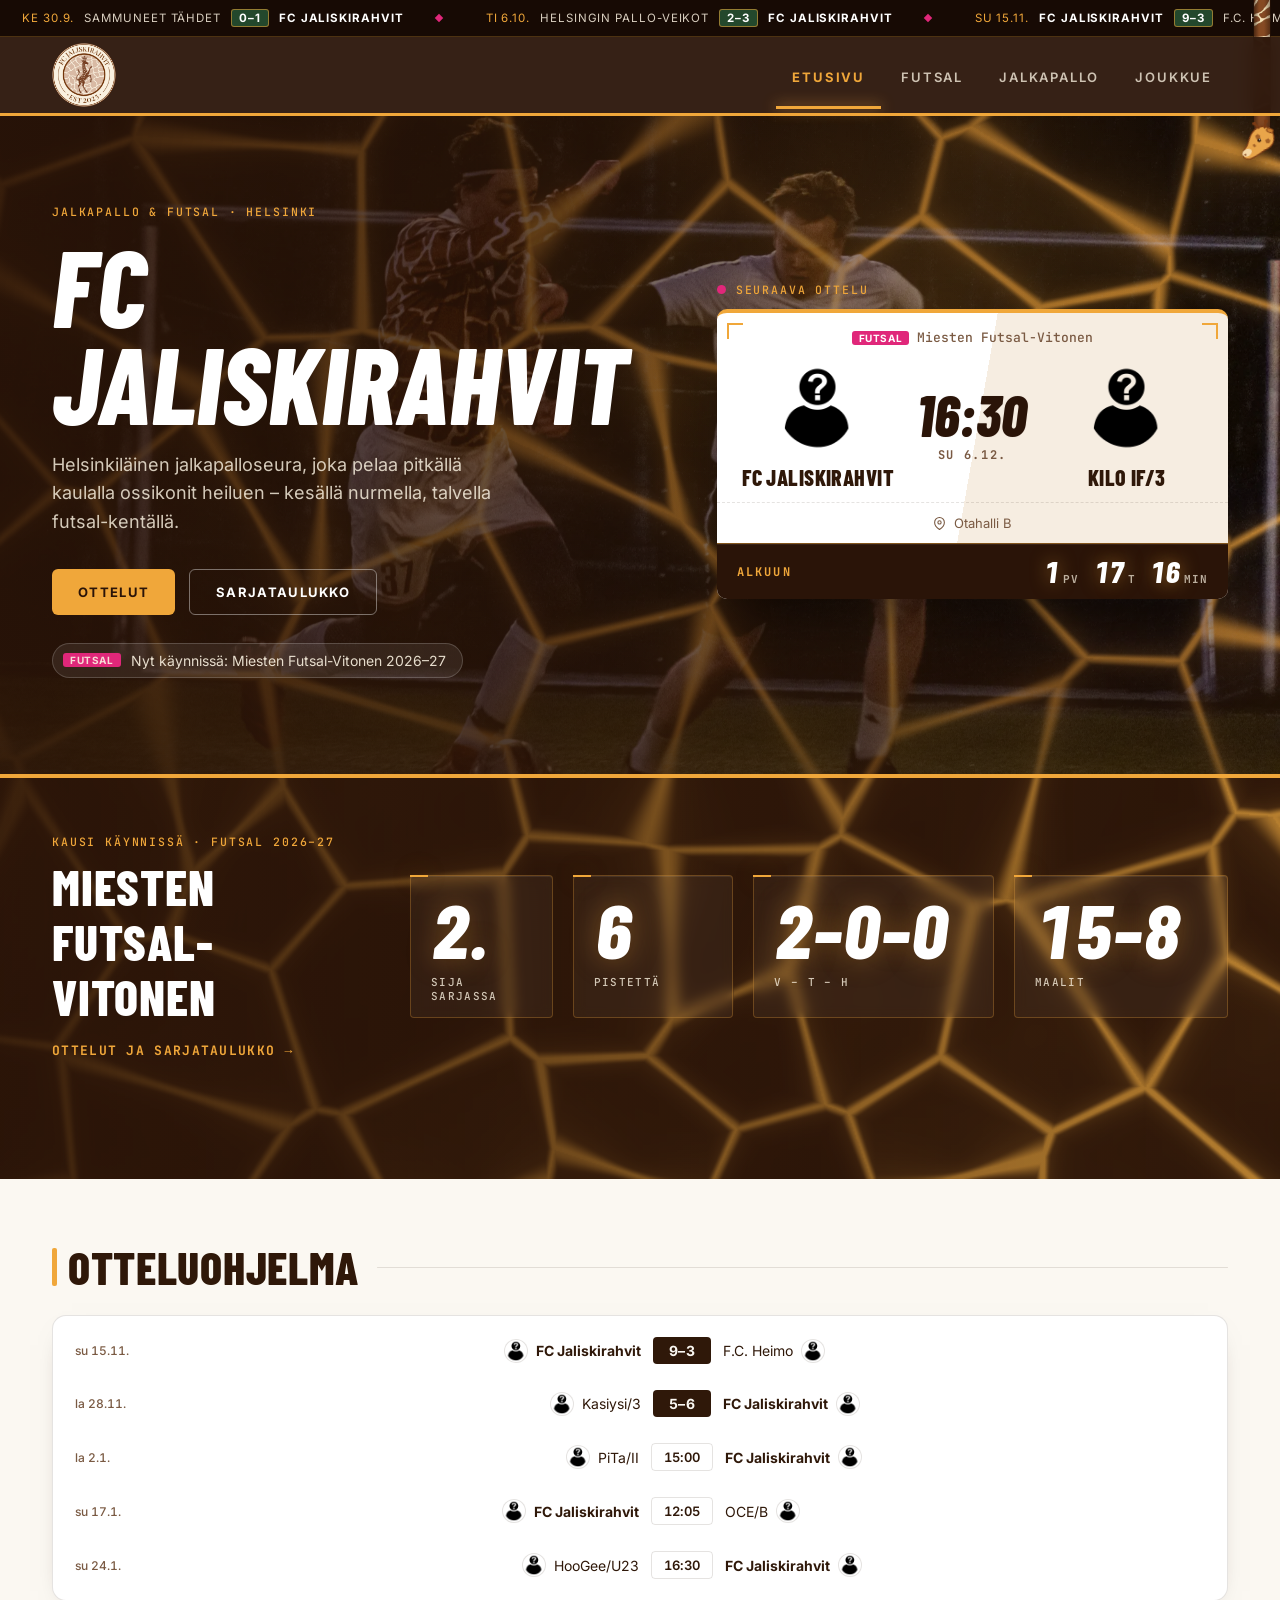
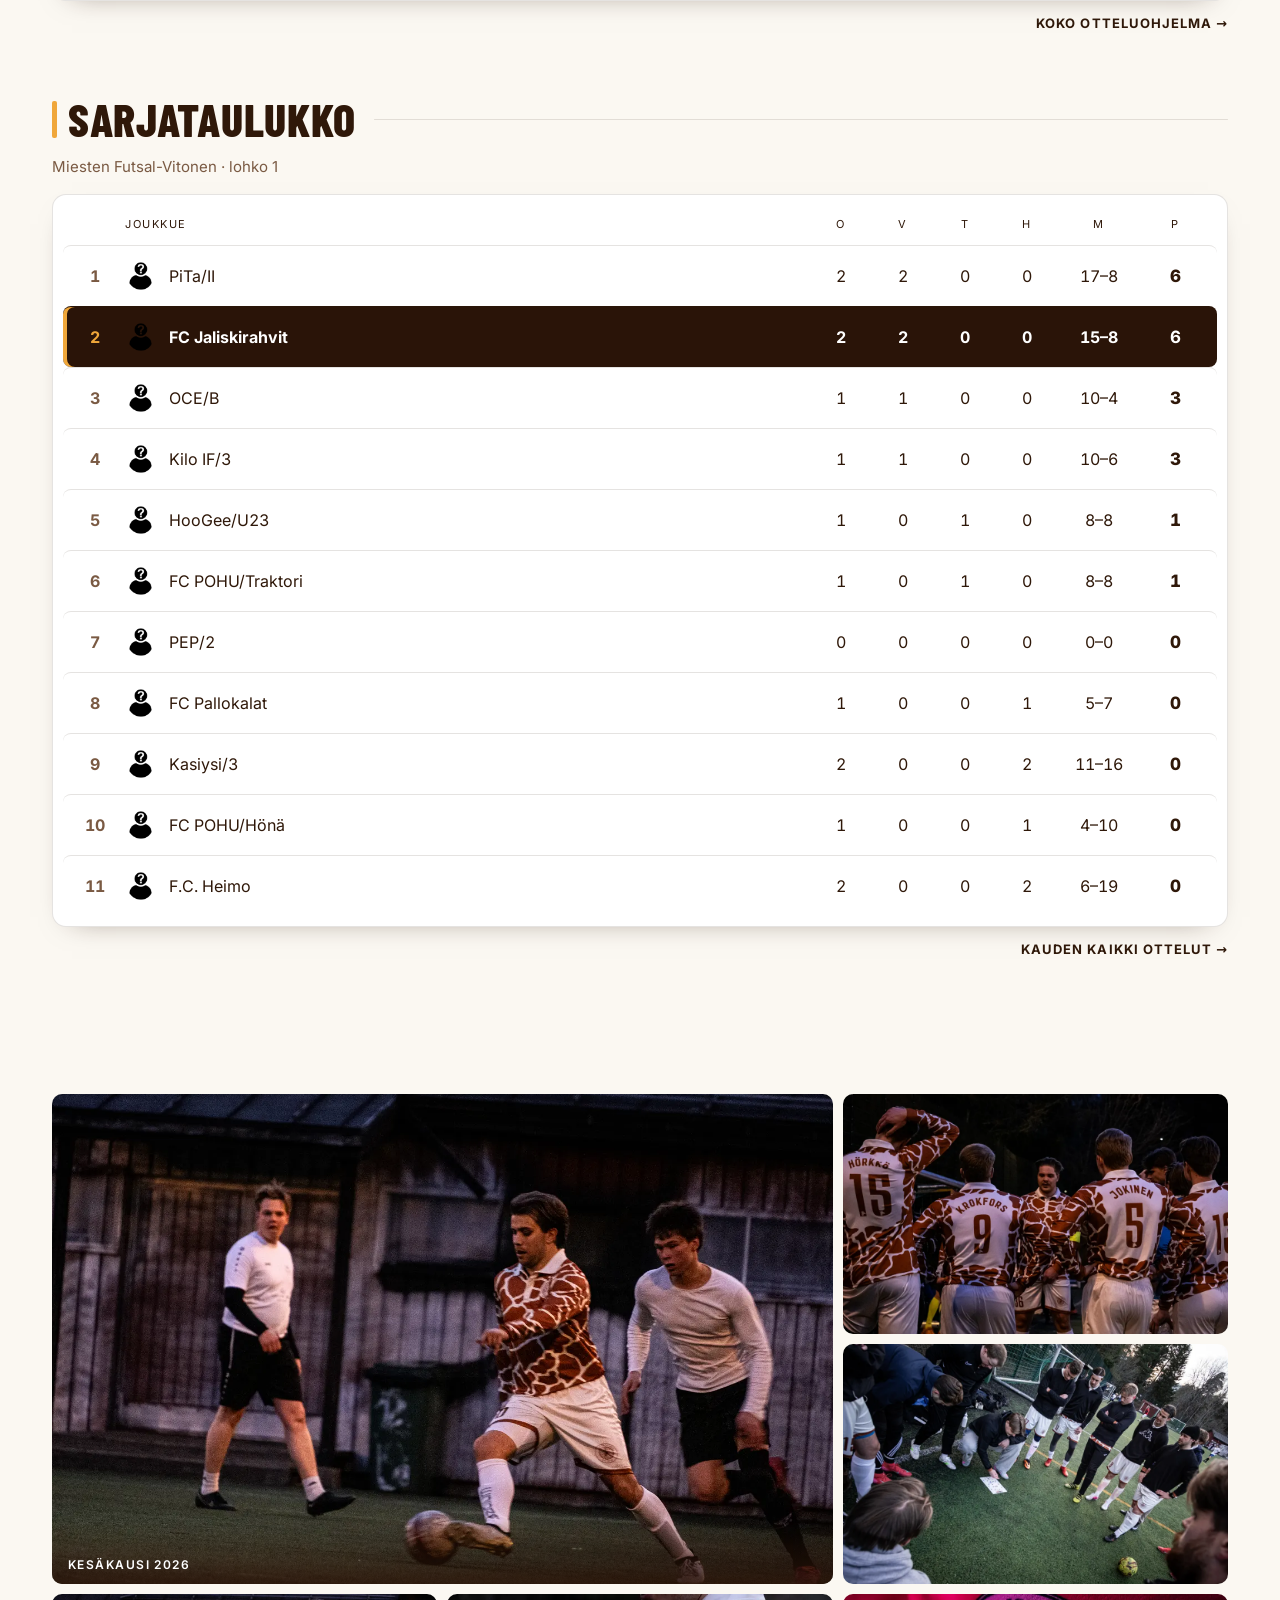
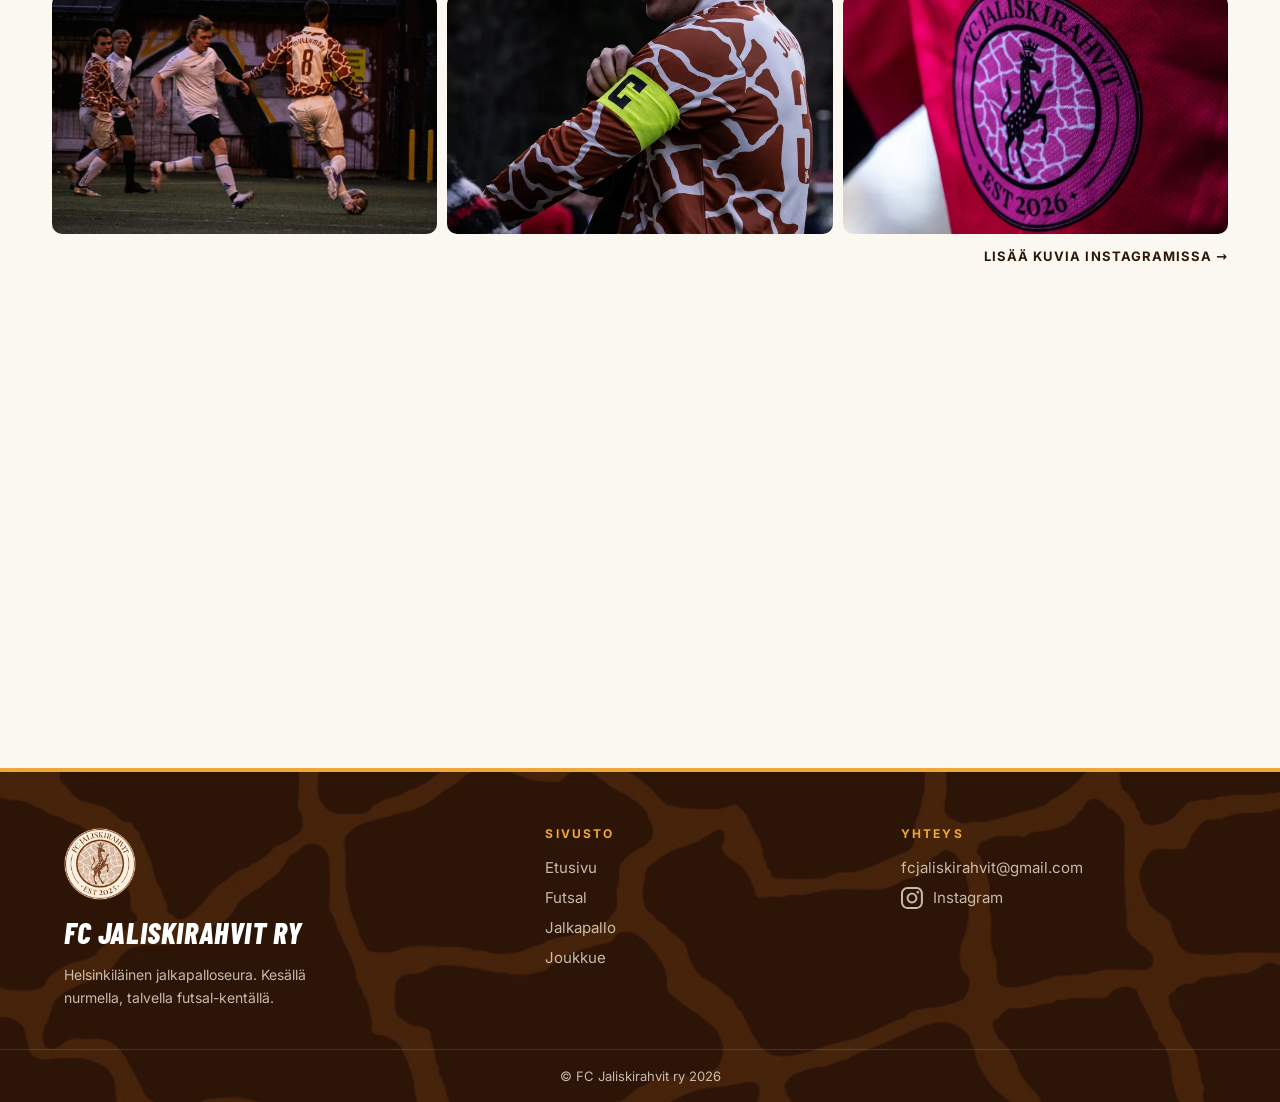
<file: index.html>
<!DOCTYPE html>
<html lang="fi">
<head>
    <meta charset="UTF-8">
    <meta name="viewport" content="width=device-width, initial-scale=1.0">
    <title>FC Jaliskirahvit</title>
    <meta name="description" content="FC Jaliskirahvit on helsinkiläinen jalkapalloseura: kesällä nurmella, talvella futsal-kentällä. Ottelut, sarjataulukot ja joukkue.">
    <meta name="theme-color" content="#2a1408">
    <meta property="og:type" content="website">
    <meta property="og:site_name" content="FC Jaliskirahvit">
    <meta property="og:title" content="FC Jaliskirahvit">
    <meta property="og:description" content="FC Jaliskirahvit on helsinkiläinen jalkapalloseura: kesällä nurmella, talvella futsal-kentällä. Ottelut, sarjataulukot ja joukkue.">
    <meta property="og:image" content="https://jaliskirahvit.fi/assets/og-image.jpg">
    <meta name="twitter:card" content="summary_large_image">
    <script>document.documentElement.classList.add("js")</script>
    <link rel="icon" type="image/x-icon" href="/assets/favicon.ico">
    <link rel="preload" href="assets/fonts/jetbrains-mono-latin.woff2" as="font" type="font/woff2" crossorigin>
    <link rel="preload" href="assets/fonts/inter-latin.woff2" as="font" type="font/woff2" crossorigin>
    <link rel="preload" href="assets/fonts/barlow-condensed-800-italic.woff2" as="font" type="font/woff2" crossorigin>
    <link rel="stylesheet" href="css/main.css">
    <script src="js/nav.js" defer></script>
    <script src="js/motion.js" defer></script>
    <script src="js/neck.js" defer></script>
    <script src="js/decode.js" defer></script>
    <script src="js/hero-gl.js" defer></script>
    <script src="js/fx.js" defer></script>
    <script src="js/matches.js" defer></script>
    <script src="js/home.js" defer></script>
</head>
<body>
    <div class="ticker" role="region" aria-label="Tulokset ja tulevat ottelut" hidden>
        <div class="ticker__track"></div>
    </div>
    <header>
        <div class="header__logo-container">
            <a href="index.html"><img src="assets/logo-240.png" width="64" height="64" alt="FC Jaliskirahvit – etusivu"></a>
        </div>
        <nav class="header__menu" id="site-nav" aria-label="Päävalikko">
            <div class="header__menu-item">
                <a href="index.html" aria-current="page">Etusivu</a>
            </div>
            <div class="header__menu-item">
                <a href="futsal.html">Futsal</a>
            </div>
            <div class="header__menu-item">
                <a href="jalkapallo.html">Jalkapallo</a>
            </div>
            <div class="header__menu-item">
                <a href="joukkue.html">Joukkue</a>
            </div>
        </nav>
        <button class="header__toggle" type="button" aria-label="Avaa valikko" aria-expanded="false" aria-controls="site-nav">
            <span></span><span></span><span></span>
        </button>
    </header>
    <main>
        <section class="hero">
            <div class="hero__intro">
                <span class="hero__eyebrow">Jalkapallo &amp; futsal &middot; Helsinki</span>
                <h1>FC Jaliskirahvit</h1>
                <p class="hero__lead">Helsinkil&auml;inen jalkapalloseura, joka pelaa pitk&auml;ll&auml; kaulalla ossikonit heiluen &ndash; kes&auml;ll&auml; nurmella, talvella futsal-kent&auml;ll&auml;.</p>
                <div class="hero__cta">
                    <a href="#ottelut" class="btn btn--primary">Ottelut</a>
                    <a href="#sarja" class="btn btn--outline">Sarjataulukko</a>
                </div>
                <a class="hero__season" href="futsal.html" hidden></a>
            </div>
            <div class="hero__match">
                <span class="hero__match-label">Seuraava ottelu</span>
                <div class="matches__next-match-container"></div>
            </div>
        </section>
        <section class="statband" id="kausi" hidden>
            <div class="statband__inner">
                <div class="statband__head">
                    <span class="statband__eyebrow"></span>
                    <h2></h2>
                    <a class="statband__link" href="#"></a>
                </div>
                <div class="statband__grid"></div>
            </div>
        </section>
        <section class="matches" id="ottelut">
            <div class="matches__container">
                <div class="matches__program">
                    <div class="section-heading">
                        <h2>Otteluohjelma</h2>
                        <span class="section-heading__rule"></span>
                    </div>
                    <div class="matches__program-container"></div>
                    <a class="text-link matches__program-link" href="futsal.html">Koko otteluohjelma &rarr;</a>
                </div>
            </div>
        </section>
        <section class="table" id="sarja">
            <div class="section-heading">
                <h2>Sarjataulukko</h2>
                <span class="section-heading__rule"></span>
            </div>
            <p class="section-subtitle"></p>
            <div class="table__container"></div>
            <a class="text-link table__link" href="futsal.html">Kauden kaikki ottelut &rarr;</a>
        </section>
        <section class="gallery" id="kuvat">
            <div class="section-heading">
                <h2>Kuvia kaudelta</h2>
                <span class="section-heading__rule"></span>
            </div>
            <div class="gallery__grid">
                <figure class="gallery__item gallery__item--wide">
                    <img src="assets/photos/dribble.webp" width="1400" height="933" loading="lazy" alt="Kirahvipaitainen pelaaja kuljettaa palloa puolustajan ohi">
                    <figcaption>Kes&auml;kausi 2026</figcaption>
                </figure>
                <figure class="gallery__item">
                    <img src="assets/photos/huddle.webp" width="1000" height="667" loading="lazy" alt="Pelaajat ringissä ennen ottelua">
                </figure>
                <figure class="gallery__item">
                    <img src="assets/photos/team-talk.webp" width="1000" height="667" loading="lazy" alt="Joukkue kuuntelee valmentajaa kentällä">
                </figure>
                <figure class="gallery__item">
                    <img src="assets/photos/midfield.webp" width="1000" height="667" loading="lazy" alt="Keskikenttäpelaaja pallon kanssa">
                </figure>
                <figure class="gallery__item">
                    <img src="assets/photos/captain.webp" width="733" height="1100" loading="lazy" alt="Kapteeni asettaa kapteenin nauhaa käsivarteensa">
                </figure>
                <figure class="gallery__item">
                    <img src="assets/photos/badge.webp" width="733" height="1100" loading="lazy" alt="FC Jaliskirahvit -logo maalivahdin shortseissa">
                </figure>
            </div>
            <div class="gallery__more">
                <a class="text-link" href="https://instagram.com/fcjaliskirahvit/" target="_blank" rel="noopener">Lis&auml;&auml; kuvia Instagramissa &rarr;</a>
            </div>
        </section>
        <section class="recaps" id="kaudet" hidden>
            <div class="section-heading">
                <h2>P&auml;&auml;ttynyt kausi</h2>
                <span class="section-heading__rule"></span>
            </div>
            <div class="recaps__container"></div>
        </section>
    </main>
    <footer>
        <div class="footer__inner">
            <div class="footer__brand">
                <img src="assets/logo-240.png" width="72" height="72" alt="FC Jaliskirahvit">
                <span class="footer__name">FC Jaliskirahvit ry</span>
                <p>Helsinkiläinen jalkapalloseura. Kesällä nurmella, talvella futsal-kentällä.</p>
            </div>
            <div class="footer__col">
                <h3>Sivusto</h3>
                <ul>
                    <li><a href="index.html">Etusivu</a></li>
                    <li><a href="futsal.html">Futsal</a></li>
                    <li><a href="jalkapallo.html">Jalkapallo</a></li>
                    <li><a href="joukkue.html">Joukkue</a></li>
                </ul>
            </div>
            <div class="footer__col">
                <h3>Yhteys</h3>
                <ul>
                    <li><a href="mailto:fcjaliskirahvit@gmail.com">fcjaliskirahvit@gmail.com</a></li>
                    <li><a class="footer__social" href="https://instagram.com/fcjaliskirahvit/" target="_blank" rel="noopener" aria-label="Instagram">
                        <svg viewBox="0 0 45 45" aria-hidden="true"><path d="M34.3125 8.25C32.8125 8.25 31.6875 9.375 31.6875 10.875C31.6875 12.375 32.8125 13.5 34.3125 13.5C35.8125 13.5 36.9375 12.375 36.9375 10.875C36.9375 9.375 35.8125 8.25 34.3125 8.25Z"/><path d="M22.5 11.625C16.3125 11.625 11.4375 16.6875 11.4375 22.6875C11.4375 28.6875 16.5 33.75 22.5 33.75C28.5 33.75 33.5625 28.6875 33.5625 22.6875C33.5625 16.6875 28.6875 11.625 22.5 11.625ZM22.5 29.8125C18.5625 29.8125 15.375 26.625 15.375 22.6875C15.375 18.75 18.5625 15.5625 22.5 15.5625C26.4375 15.5625 29.625 18.75 29.625 22.6875C29.625 26.625 26.4375 29.8125 22.5 29.8125Z"/><path d="M31.5 0H13.6875C6 0 0 6 0 13.5V31.3125C0 38.8125 6 44.8125 13.5 44.8125H31.3125C38.8125 44.8125 44.8125 38.8125 44.8125 31.3125V13.5C45 6 39 0 31.5 0ZM40.6875 31.5C40.6875 36.5625 36.5625 40.875 31.3125 40.875H13.5C8.4375 40.875 4.125 36.75 4.125 31.5V13.6875C4.125 8.625 8.25 4.3125 13.5 4.3125H31.3125C36.375 4.3125 40.6875 8.4375 40.6875 13.6875V31.5Z"/></svg>
                        Instagram</a></li>
                </ul>
            </div>
        </div>
        <div class="footer__bottom"><p>&#169; FC Jaliskirahvit ry 2026</p></div>
    </footer>
    <script async src="https://scripts.simpleanalyticscdn.com/latest.js"></script>
</body>
</html>
</file>
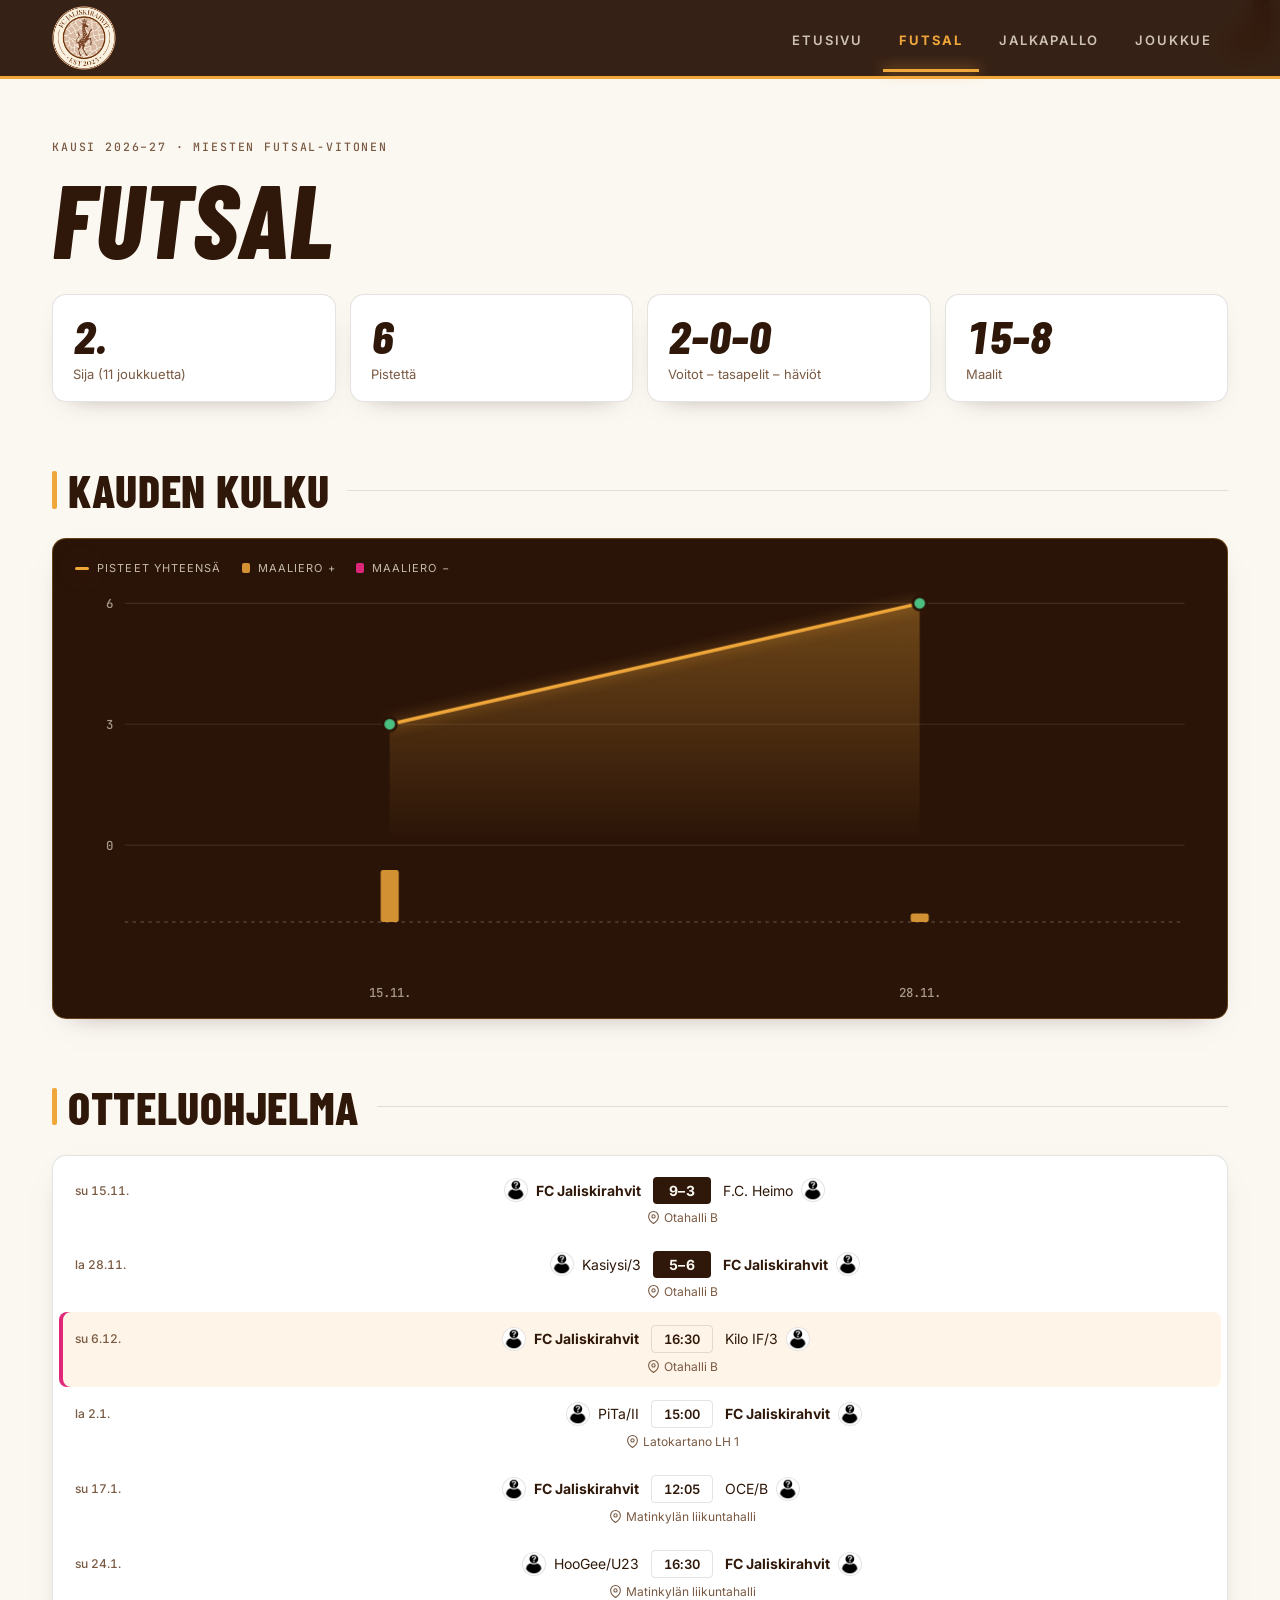
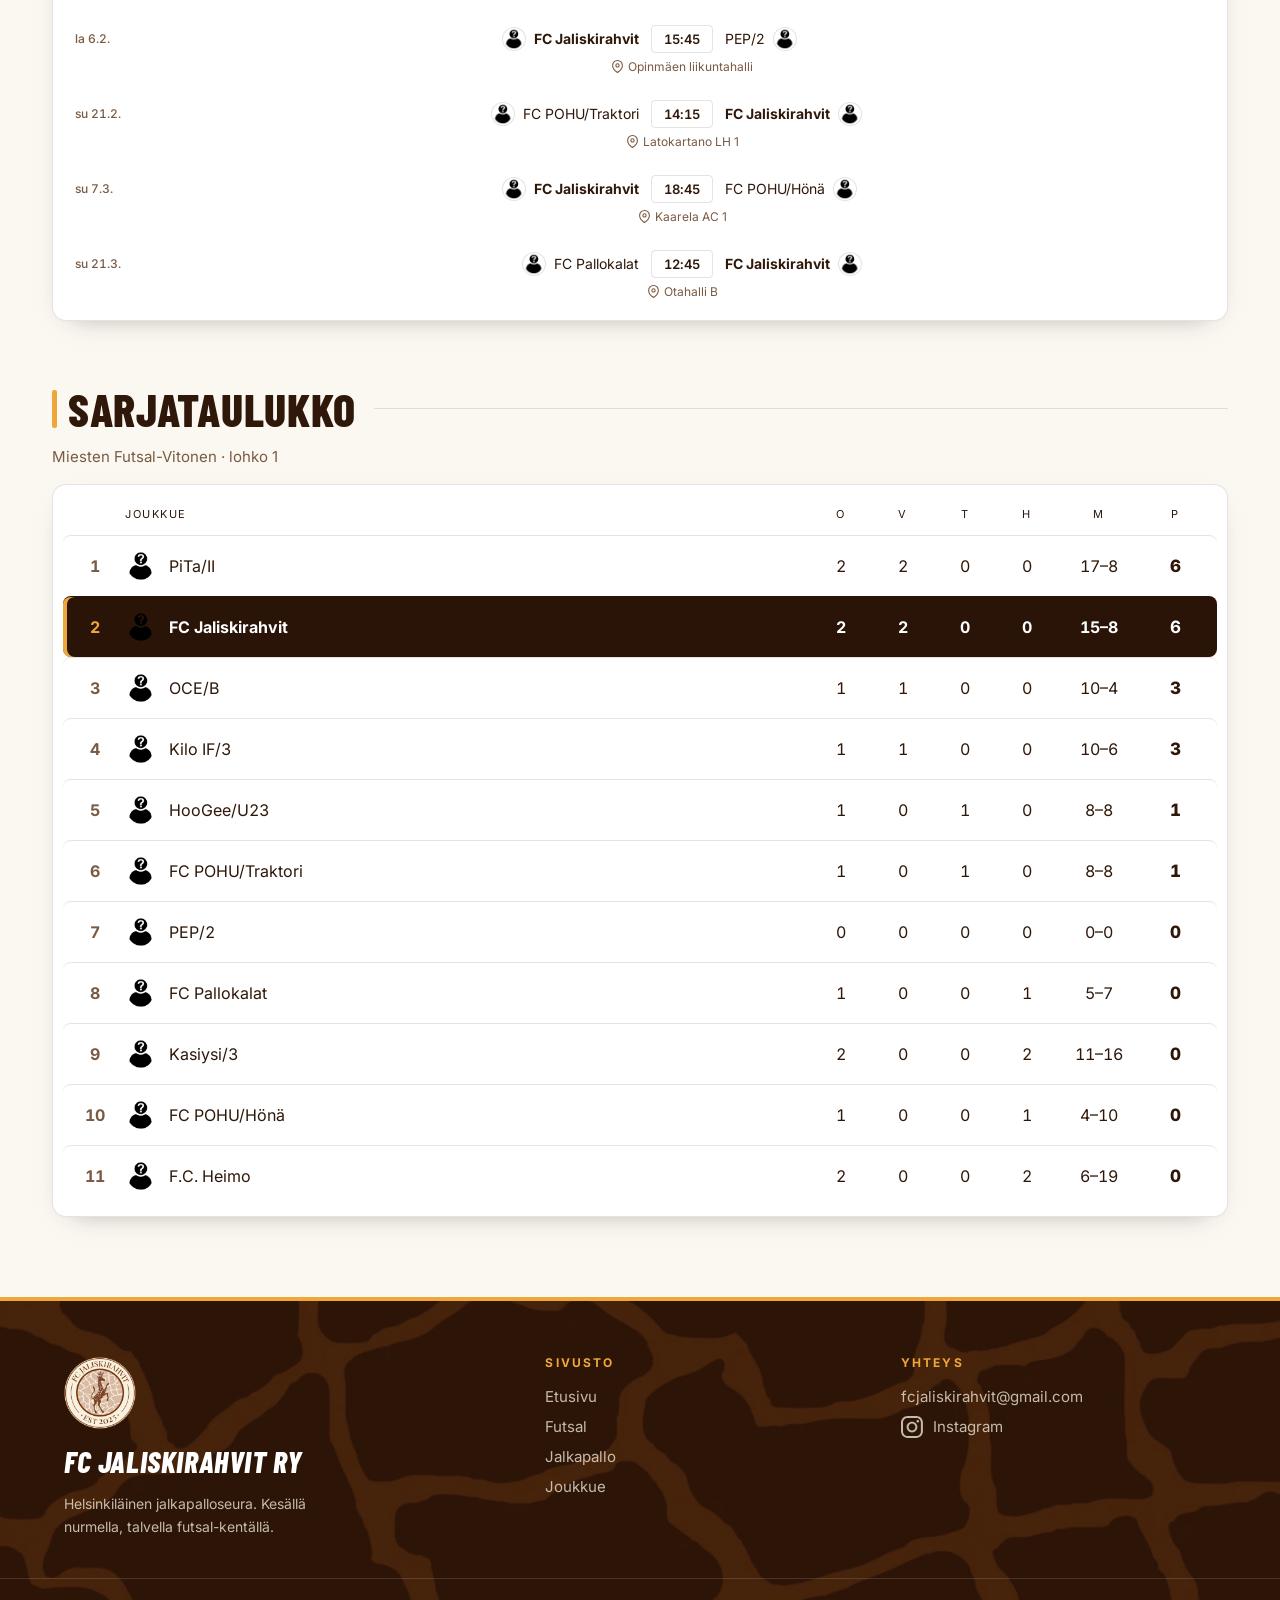
<file: futsal.html>
<!DOCTYPE html>
<html lang="fi">
<head>
    <meta charset="UTF-8">
    <meta name="viewport" content="width=device-width, initial-scale=1.0">
    <title>Futsal | FC Jaliskirahvit</title>
    <meta name="description" content="FC Jaliskirahvitin futsal-kausi: otteluohjelma, tulokset ja sarjataulukko.">
    <meta name="theme-color" content="#2a1408">
    <meta property="og:type" content="website">
    <meta property="og:site_name" content="FC Jaliskirahvit">
    <meta property="og:title" content="Futsal | FC Jaliskirahvit">
    <meta property="og:description" content="FC Jaliskirahvitin futsal-kausi: otteluohjelma, tulokset ja sarjataulukko.">
    <meta property="og:image" content="https://jaliskirahvit.fi/assets/og-image.jpg">
    <meta name="twitter:card" content="summary_large_image">
    <script>document.documentElement.classList.add("js")</script>
    <link rel="icon" type="image/x-icon" href="/assets/favicon.ico">
    <link rel="preload" href="assets/fonts/jetbrains-mono-latin.woff2" as="font" type="font/woff2" crossorigin>
    <link rel="preload" href="assets/fonts/inter-latin.woff2" as="font" type="font/woff2" crossorigin>
    <link rel="preload" href="assets/fonts/barlow-condensed-800-italic.woff2" as="font" type="font/woff2" crossorigin>
    <link rel="stylesheet" href="css/main.css">
    <script src="js/nav.js" defer></script>
    <script src="js/motion.js" defer></script>
    <script src="js/neck.js" defer></script>
    <script src="js/decode.js" defer></script>
    <script src="js/fx.js" defer></script>
    <script src="js/matches.js" defer></script>
    <script src="js/charts.js" defer></script>
    <script src="js/season.js" defer></script>
</head>
<body data-season="futsal">
    <header>
        <div class="header__logo-container">
            <a href="index.html"><img src="assets/logo-240.png" width="64" height="64" alt="FC Jaliskirahvit – etusivu"></a>
        </div>
        <nav class="header__menu" id="site-nav" aria-label="Päävalikko">
            <div class="header__menu-item">
                <a href="index.html">Etusivu</a>
            </div>
            <div class="header__menu-item">
                <a href="futsal.html" aria-current="page">Futsal</a>
            </div>
            <div class="header__menu-item">
                <a href="jalkapallo.html">Jalkapallo</a>
            </div>
            <div class="header__menu-item">
                <a href="joukkue.html">Joukkue</a>
            </div>
        </nav>
        <button class="header__toggle" type="button" aria-label="Avaa valikko" aria-expanded="false" aria-controls="site-nav">
            <span></span><span></span><span></span>
        </button>
    </header>
    <main>
        <section class="squad-intro">
            <span class="hero__eyebrow"></span>
            <h1>Futsal</h1>
            <div class="squad-intro__stats"></div>
        </section>
        <section class="progress" id="kulku" hidden>
            <div class="section-heading">
                <h2>Kauden kulku</h2>
                <span class="section-heading__rule"></span>
            </div>
            <div class="progress__panel"></div>
        </section>
        <section class="fixtures" id="ottelut">
            <div class="section-heading">
                <h2>Otteluohjelma</h2>
                <span class="section-heading__rule"></span>
            </div>
            <div class="fixtures__container"></div>
        </section>
        <section class="table" id="sarja">
            <div class="section-heading">
                <h2>Sarjataulukko</h2>
                <span class="section-heading__rule"></span>
            </div>
            <p class="section-subtitle"></p>
            <div class="table__container"></div>
        </section>
    </main>
    <footer>
        <div class="footer__inner">
            <div class="footer__brand">
                <img src="assets/logo-240.png" width="72" height="72" alt="FC Jaliskirahvit">
                <span class="footer__name">FC Jaliskirahvit ry</span>
                <p>Helsinkiläinen jalkapalloseura. Kesällä nurmella, talvella futsal-kentällä.</p>
            </div>
            <div class="footer__col">
                <h3>Sivusto</h3>
                <ul>
                    <li><a href="index.html">Etusivu</a></li>
                    <li><a href="futsal.html">Futsal</a></li>
                    <li><a href="jalkapallo.html">Jalkapallo</a></li>
                    <li><a href="joukkue.html">Joukkue</a></li>
                </ul>
            </div>
            <div class="footer__col">
                <h3>Yhteys</h3>
                <ul>
                    <li><a href="mailto:fcjaliskirahvit@gmail.com">fcjaliskirahvit@gmail.com</a></li>
                    <li><a class="footer__social" href="https://instagram.com/fcjaliskirahvit/" target="_blank" rel="noopener" aria-label="Instagram">
                        <svg viewBox="0 0 45 45" aria-hidden="true"><path d="M34.3125 8.25C32.8125 8.25 31.6875 9.375 31.6875 10.875C31.6875 12.375 32.8125 13.5 34.3125 13.5C35.8125 13.5 36.9375 12.375 36.9375 10.875C36.9375 9.375 35.8125 8.25 34.3125 8.25Z"/><path d="M22.5 11.625C16.3125 11.625 11.4375 16.6875 11.4375 22.6875C11.4375 28.6875 16.5 33.75 22.5 33.75C28.5 33.75 33.5625 28.6875 33.5625 22.6875C33.5625 16.6875 28.6875 11.625 22.5 11.625ZM22.5 29.8125C18.5625 29.8125 15.375 26.625 15.375 22.6875C15.375 18.75 18.5625 15.5625 22.5 15.5625C26.4375 15.5625 29.625 18.75 29.625 22.6875C29.625 26.625 26.4375 29.8125 22.5 29.8125Z"/><path d="M31.5 0H13.6875C6 0 0 6 0 13.5V31.3125C0 38.8125 6 44.8125 13.5 44.8125H31.3125C38.8125 44.8125 44.8125 38.8125 44.8125 31.3125V13.5C45 6 39 0 31.5 0ZM40.6875 31.5C40.6875 36.5625 36.5625 40.875 31.3125 40.875H13.5C8.4375 40.875 4.125 36.75 4.125 31.5V13.6875C4.125 8.625 8.25 4.3125 13.5 4.3125H31.3125C36.375 4.3125 40.6875 8.4375 40.6875 13.6875V31.5Z"/></svg>
                        Instagram</a></li>
                </ul>
            </div>
        </div>
        <div class="footer__bottom"><p>&#169; FC Jaliskirahvit ry 2026</p></div>
    </footer>
    <script async src="https://scripts.simpleanalyticscdn.com/latest.js"></script>
</body>
</html>
</file>
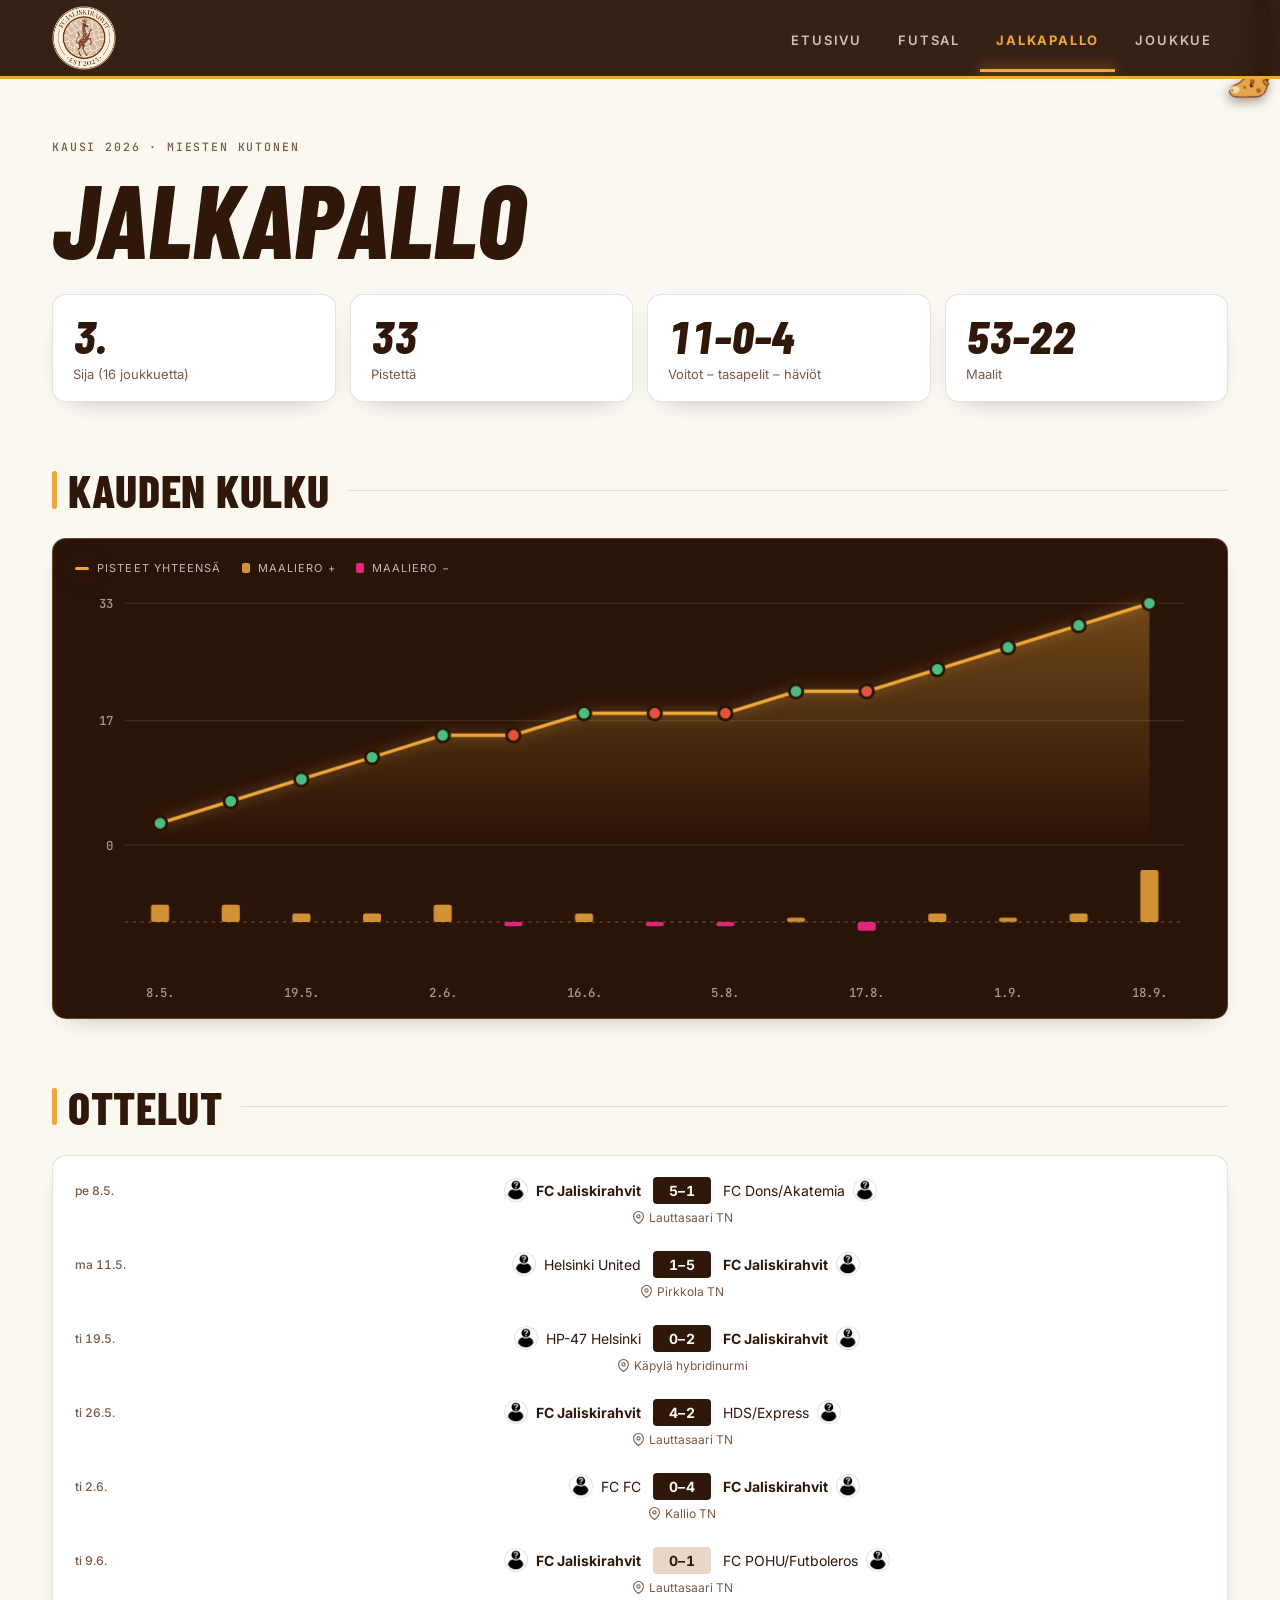
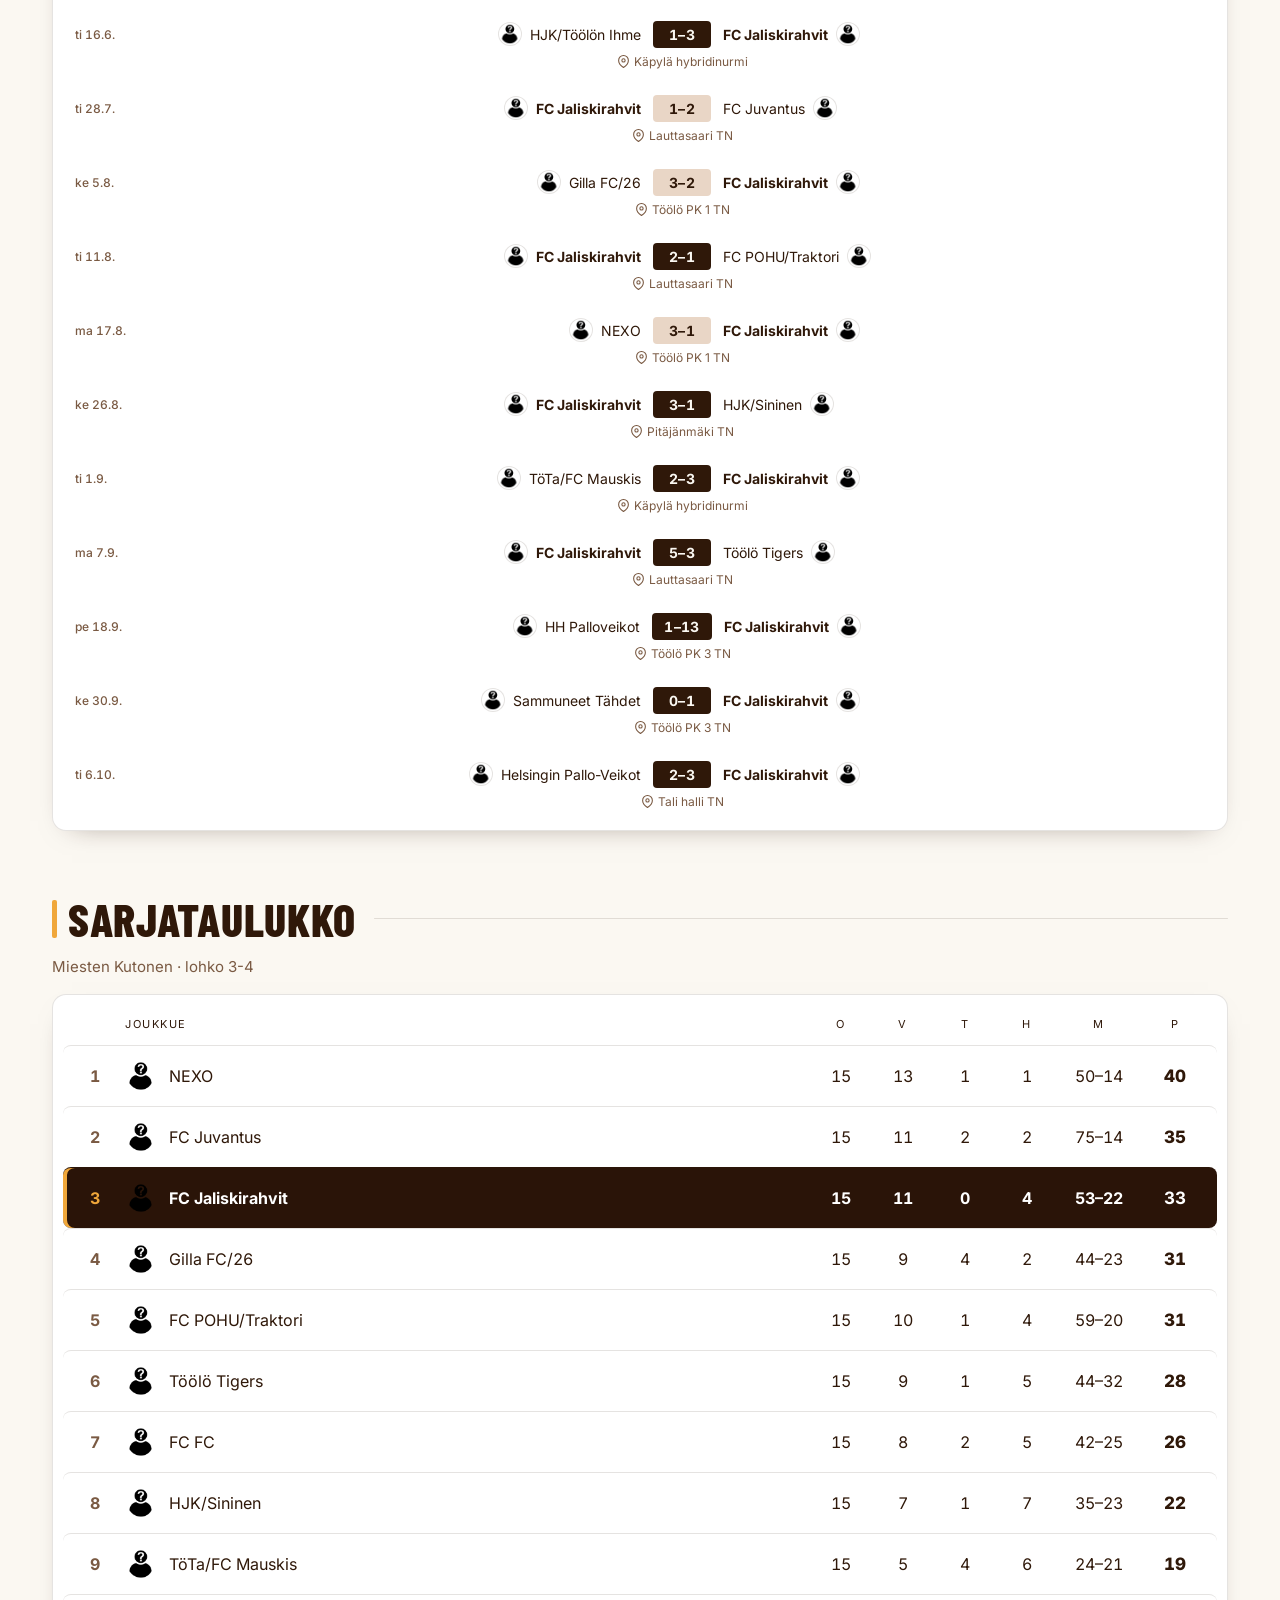
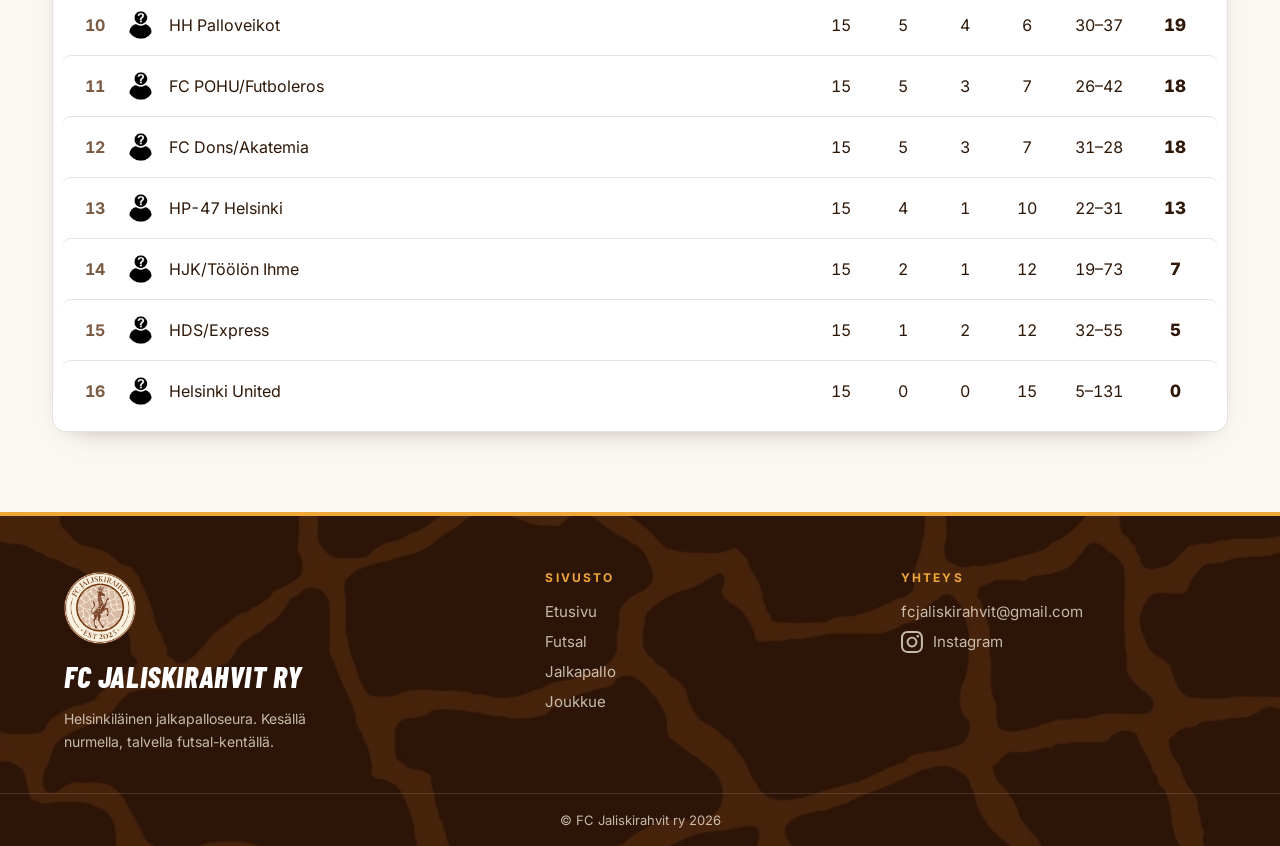
<file: jalkapallo.html>
<!DOCTYPE html>
<html lang="fi">
<head>
    <meta charset="UTF-8">
    <meta name="viewport" content="width=device-width, initial-scale=1.0">
    <title>Jalkapallo | FC Jaliskirahvit</title>
    <meta name="description" content="FC Jaliskirahvitin jalkapallokausi: otteluohjelma, tulokset ja sarjataulukko.">
    <meta name="theme-color" content="#2a1408">
    <meta property="og:type" content="website">
    <meta property="og:site_name" content="FC Jaliskirahvit">
    <meta property="og:title" content="Jalkapallo | FC Jaliskirahvit">
    <meta property="og:description" content="FC Jaliskirahvitin jalkapallokausi: otteluohjelma, tulokset ja sarjataulukko.">
    <meta property="og:image" content="https://jaliskirahvit.fi/assets/og-image.jpg">
    <meta name="twitter:card" content="summary_large_image">
    <script>document.documentElement.classList.add("js")</script>
    <link rel="icon" type="image/x-icon" href="/assets/favicon.ico">
    <link rel="preload" href="assets/fonts/jetbrains-mono-latin.woff2" as="font" type="font/woff2" crossorigin>
    <link rel="preload" href="assets/fonts/inter-latin.woff2" as="font" type="font/woff2" crossorigin>
    <link rel="preload" href="assets/fonts/barlow-condensed-800-italic.woff2" as="font" type="font/woff2" crossorigin>
    <link rel="stylesheet" href="css/main.css">
    <script src="js/nav.js" defer></script>
    <script src="js/motion.js" defer></script>
    <script src="js/neck.js" defer></script>
    <script src="js/decode.js" defer></script>
    <script src="js/fx.js" defer></script>
    <script src="js/matches.js" defer></script>
    <script src="js/charts.js" defer></script>
    <script src="js/season.js" defer></script>
</head>
<body data-season="jalkapallo">
    <header>
        <div class="header__logo-container">
            <a href="index.html"><img src="assets/logo-240.png" width="64" height="64" alt="FC Jaliskirahvit – etusivu"></a>
        </div>
        <nav class="header__menu" id="site-nav" aria-label="Päävalikko">
            <div class="header__menu-item">
                <a href="index.html">Etusivu</a>
            </div>
            <div class="header__menu-item">
                <a href="futsal.html">Futsal</a>
            </div>
            <div class="header__menu-item">
                <a href="jalkapallo.html" aria-current="page">Jalkapallo</a>
            </div>
            <div class="header__menu-item">
                <a href="joukkue.html">Joukkue</a>
            </div>
        </nav>
        <button class="header__toggle" type="button" aria-label="Avaa valikko" aria-expanded="false" aria-controls="site-nav">
            <span></span><span></span><span></span>
        </button>
    </header>
    <main>
        <section class="squad-intro">
            <span class="hero__eyebrow"></span>
            <h1>Jalkapallo</h1>
            <div class="squad-intro__stats"></div>
        </section>
        <section class="progress" id="kulku" hidden>
            <div class="section-heading">
                <h2>Kauden kulku</h2>
                <span class="section-heading__rule"></span>
            </div>
            <div class="progress__panel"></div>
        </section>
        <section class="fixtures" id="ottelut">
            <div class="section-heading">
                <h2>Ottelut</h2>
                <span class="section-heading__rule"></span>
            </div>
            <div class="fixtures__container"></div>
        </section>
        <section class="table" id="sarja">
            <div class="section-heading">
                <h2>Sarjataulukko</h2>
                <span class="section-heading__rule"></span>
            </div>
            <p class="section-subtitle"></p>
            <div class="table__container"></div>
        </section>
    </main>
    <footer>
        <div class="footer__inner">
            <div class="footer__brand">
                <img src="assets/logo-240.png" width="72" height="72" alt="FC Jaliskirahvit">
                <span class="footer__name">FC Jaliskirahvit ry</span>
                <p>Helsinkiläinen jalkapalloseura. Kesällä nurmella, talvella futsal-kentällä.</p>
            </div>
            <div class="footer__col">
                <h3>Sivusto</h3>
                <ul>
                    <li><a href="index.html">Etusivu</a></li>
                    <li><a href="futsal.html">Futsal</a></li>
                    <li><a href="jalkapallo.html">Jalkapallo</a></li>
                    <li><a href="joukkue.html">Joukkue</a></li>
                </ul>
            </div>
            <div class="footer__col">
                <h3>Yhteys</h3>
                <ul>
                    <li><a href="mailto:fcjaliskirahvit@gmail.com">fcjaliskirahvit@gmail.com</a></li>
                    <li><a class="footer__social" href="https://instagram.com/fcjaliskirahvit/" target="_blank" rel="noopener" aria-label="Instagram">
                        <svg viewBox="0 0 45 45" aria-hidden="true"><path d="M34.3125 8.25C32.8125 8.25 31.6875 9.375 31.6875 10.875C31.6875 12.375 32.8125 13.5 34.3125 13.5C35.8125 13.5 36.9375 12.375 36.9375 10.875C36.9375 9.375 35.8125 8.25 34.3125 8.25Z"/><path d="M22.5 11.625C16.3125 11.625 11.4375 16.6875 11.4375 22.6875C11.4375 28.6875 16.5 33.75 22.5 33.75C28.5 33.75 33.5625 28.6875 33.5625 22.6875C33.5625 16.6875 28.6875 11.625 22.5 11.625ZM22.5 29.8125C18.5625 29.8125 15.375 26.625 15.375 22.6875C15.375 18.75 18.5625 15.5625 22.5 15.5625C26.4375 15.5625 29.625 18.75 29.625 22.6875C29.625 26.625 26.4375 29.8125 22.5 29.8125Z"/><path d="M31.5 0H13.6875C6 0 0 6 0 13.5V31.3125C0 38.8125 6 44.8125 13.5 44.8125H31.3125C38.8125 44.8125 44.8125 38.8125 44.8125 31.3125V13.5C45 6 39 0 31.5 0ZM40.6875 31.5C40.6875 36.5625 36.5625 40.875 31.3125 40.875H13.5C8.4375 40.875 4.125 36.75 4.125 31.5V13.6875C4.125 8.625 8.25 4.3125 13.5 4.3125H31.3125C36.375 4.3125 40.6875 8.4375 40.6875 13.6875V31.5Z"/></svg>
                        Instagram</a></li>
                </ul>
            </div>
        </div>
        <div class="footer__bottom"><p>&#169; FC Jaliskirahvit ry 2026</p></div>
    </footer>
    <script async src="https://scripts.simpleanalyticscdn.com/latest.js"></script>
</body>
</html>
</file>
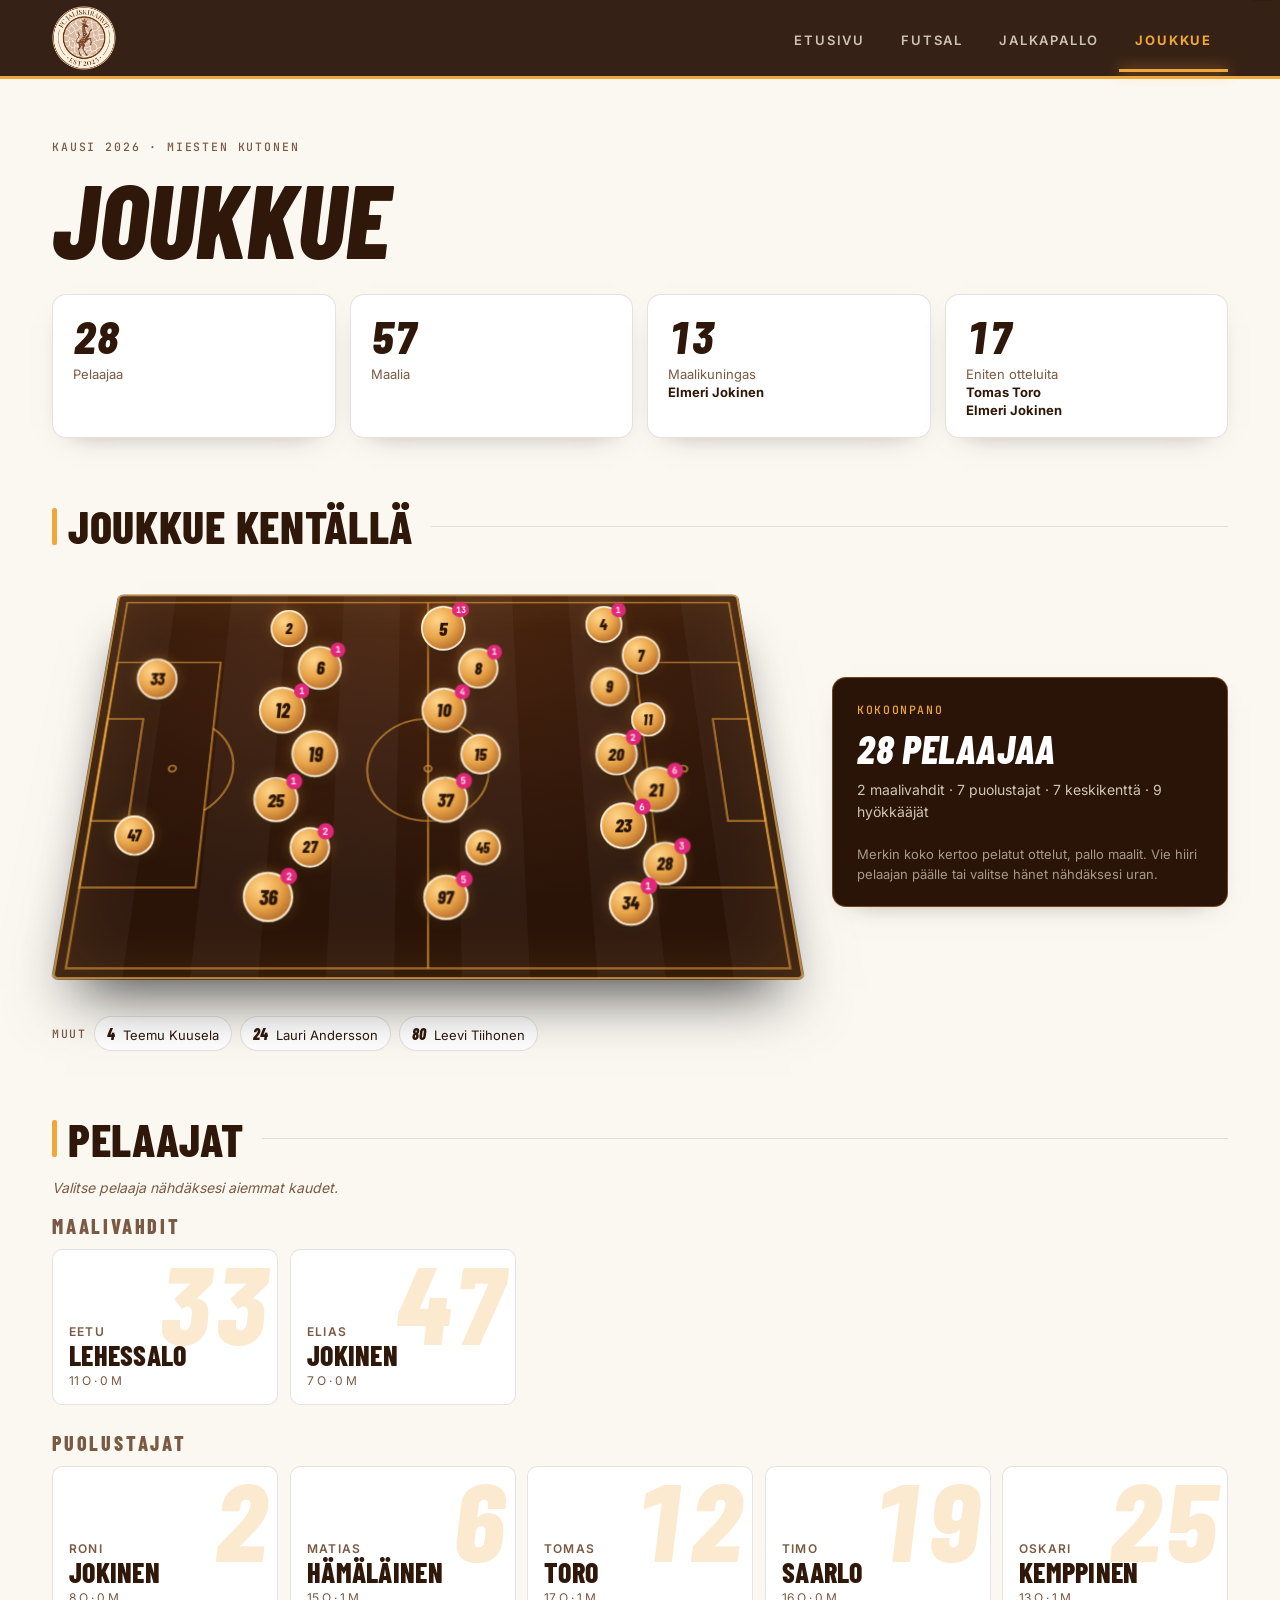
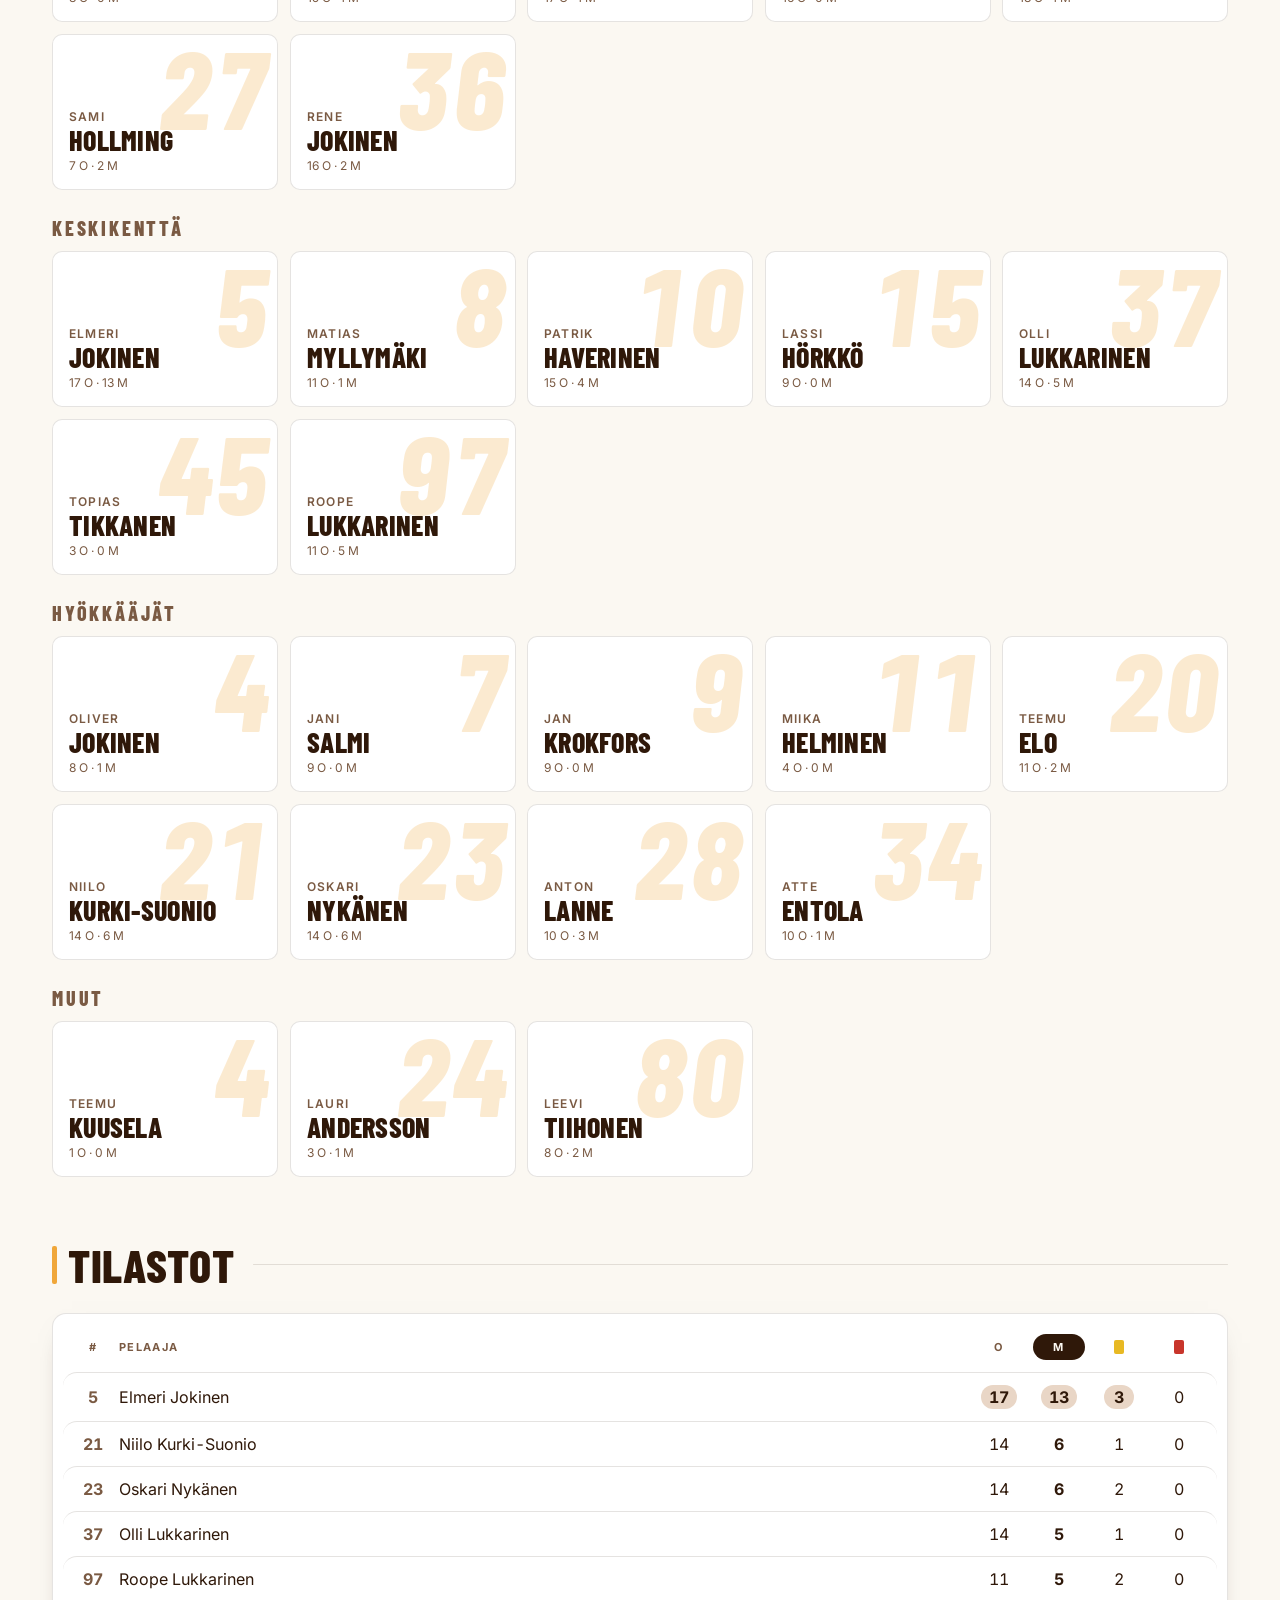
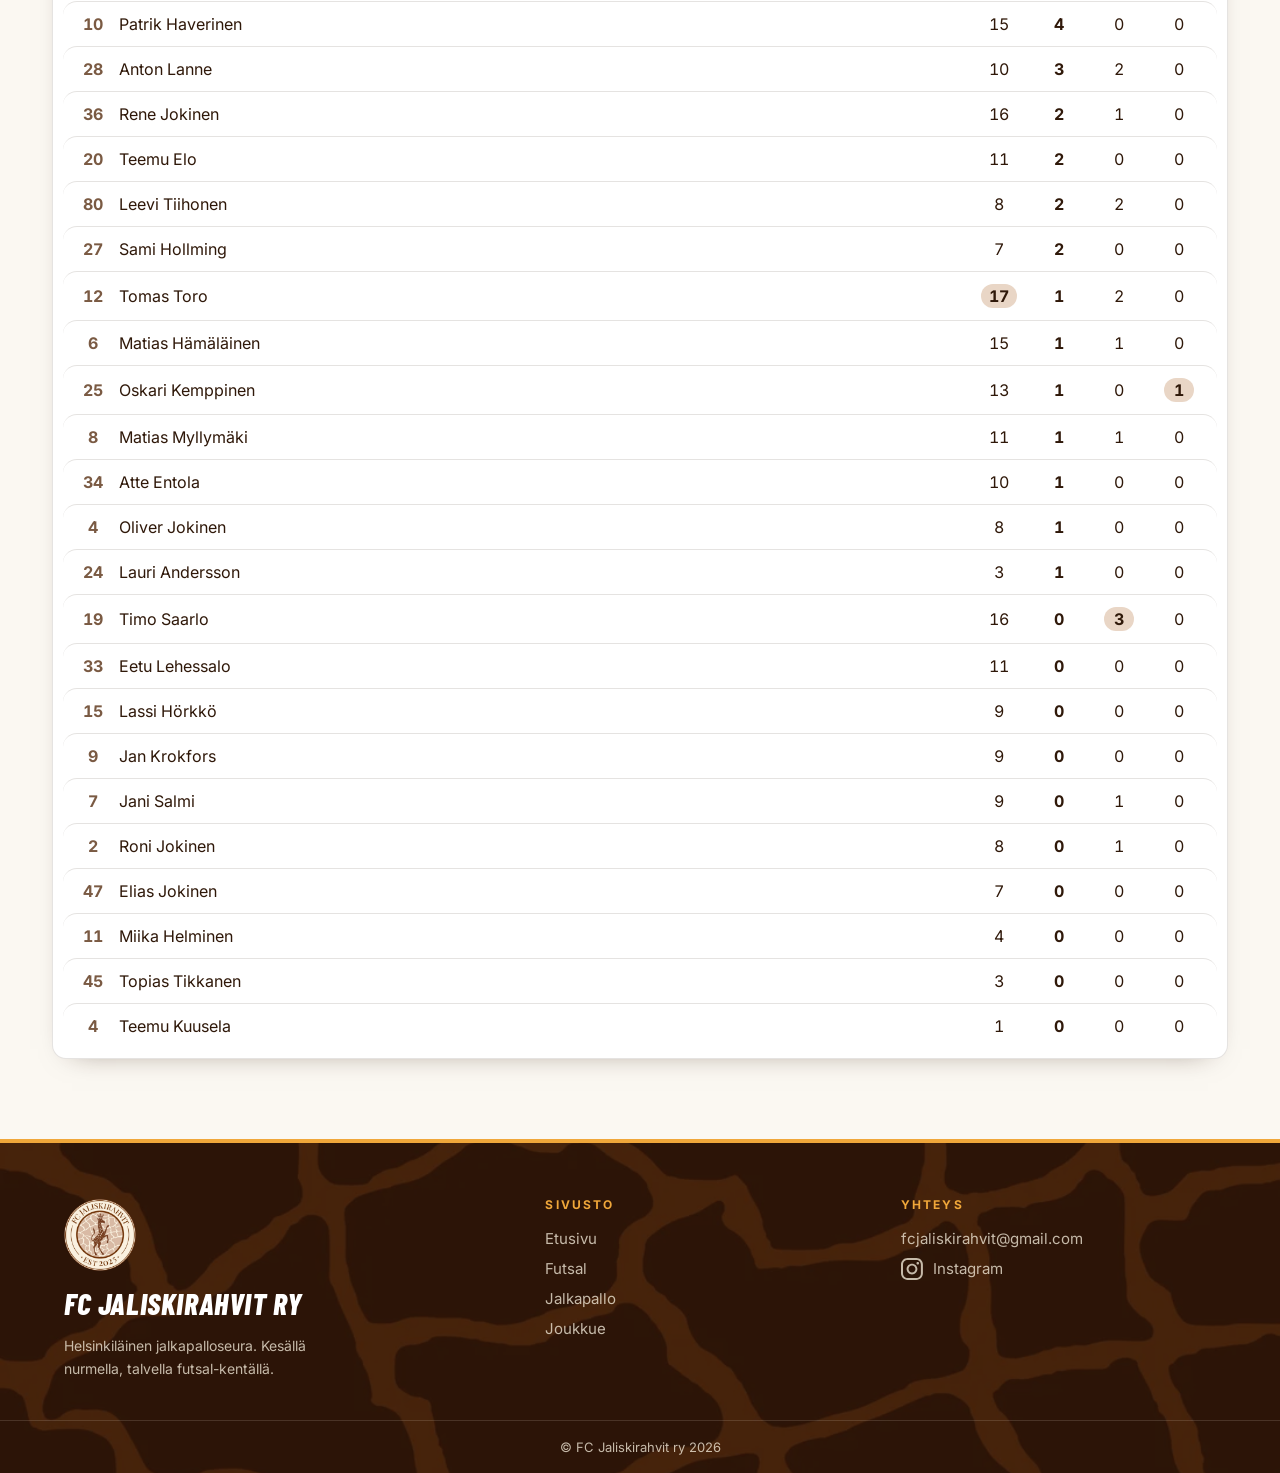
<file: joukkue.html>
<!DOCTYPE html>
<html lang="fi">
<head>
    <meta charset="UTF-8">
    <meta name="viewport" content="width=device-width, initial-scale=1.0">
    <title>Joukkue | FC Jaliskirahvit</title>
    <meta name="description" content="FC Jaliskirahvitin pelaajat ja tilastot.">
    <meta name="theme-color" content="#2a1408">
    <meta property="og:type" content="website">
    <meta property="og:site_name" content="FC Jaliskirahvit">
    <meta property="og:title" content="Joukkue | FC Jaliskirahvit">
    <meta property="og:description" content="FC Jaliskirahvitin pelaajat ja tilastot.">
    <meta property="og:image" content="https://jaliskirahvit.fi/assets/og-image.jpg">
    <meta name="twitter:card" content="summary_large_image">
    <script>document.documentElement.classList.add("js")</script>
    <link rel="icon" type="image/x-icon" href="/assets/favicon.ico">
    <link rel="preload" href="assets/fonts/jetbrains-mono-latin.woff2" as="font" type="font/woff2" crossorigin>
    <link rel="preload" href="assets/fonts/inter-latin.woff2" as="font" type="font/woff2" crossorigin>
    <link rel="preload" href="assets/fonts/barlow-condensed-800-italic.woff2" as="font" type="font/woff2" crossorigin>
    <link rel="stylesheet" href="css/main.css">
    <link rel="stylesheet" href="css/team.css">
    <script src="js/nav.js" defer></script>
    <script src="js/motion.js" defer></script>
    <script src="js/neck.js" defer></script>
    <script src="js/decode.js" defer></script>
    <script src="js/fx.js" defer></script>
    <script src="js/load_team.js" defer></script>
</head>
<body>
    <header>
        <div class="header__logo-container">
            <a href="index.html"><img src="assets/logo-240.png" width="64" height="64" alt="FC Jaliskirahvit – etusivu"></a>
        </div>
        <nav class="header__menu" id="site-nav" aria-label="Päävalikko">
            <div class="header__menu-item">
                <a href="index.html">Etusivu</a>
            </div>
            <div class="header__menu-item">
                <a href="futsal.html">Futsal</a>
            </div>
            <div class="header__menu-item">
                <a href="jalkapallo.html">Jalkapallo</a>
            </div>
            <div class="header__menu-item">
                <a href="joukkue.html" aria-current="page">Joukkue</a>
            </div>
        </nav>
        <button class="header__toggle" type="button" aria-label="Avaa valikko" aria-expanded="false" aria-controls="site-nav">
            <span></span><span></span><span></span>
        </button>
    </header>
    <main>
        <section class="squad-intro">
            <span class="hero__eyebrow">Kausi 2026 &middot; Miesten Kutonen</span>
            <h1>Joukkue</h1>
            <div class="squad-intro__stats"></div>
        </section>
        <section class="pitch" id="kentta">
            <div class="section-heading">
                <h2>Joukkue kentällä</h2>
                <span class="section-heading__rule"></span>
            </div>
            <div class="pitch__container"></div>
        </section>
        <section class="roster" id="pelaajat">
            <div class="section-heading">
                <h2>Pelaajat</h2>
                <span class="section-heading__rule"></span>
            </div>
            <p class="roster__hint">Valitse pelaaja n&auml;hd&auml;ksesi aiemmat kaudet.</p>
            <div class="roster__container"></div>
        </section>
        <section class="table" id="tilastot">
            <div class="section-heading">
                <h2>Tilastot</h2>
                <span class="section-heading__rule"></span>
            </div>
            <div class="table__container stats__container"></div>
        </section>
    </main>
    <dialog class="career">
        <div class="career__inner"></div>
    </dialog>
    <footer>
        <div class="footer__inner">
            <div class="footer__brand">
                <img src="assets/logo-240.png" width="72" height="72" alt="FC Jaliskirahvit">
                <span class="footer__name">FC Jaliskirahvit ry</span>
                <p>Helsinkiläinen jalkapalloseura. Kesällä nurmella, talvella futsal-kentällä.</p>
            </div>
            <div class="footer__col">
                <h3>Sivusto</h3>
                <ul>
                    <li><a href="index.html">Etusivu</a></li>
                    <li><a href="futsal.html">Futsal</a></li>
                    <li><a href="jalkapallo.html">Jalkapallo</a></li>
                    <li><a href="joukkue.html">Joukkue</a></li>
                </ul>
            </div>
            <div class="footer__col">
                <h3>Yhteys</h3>
                <ul>
                    <li><a href="mailto:fcjaliskirahvit@gmail.com">fcjaliskirahvit@gmail.com</a></li>
                    <li><a class="footer__social" href="https://instagram.com/fcjaliskirahvit/" target="_blank" rel="noopener" aria-label="Instagram">
                        <svg viewBox="0 0 45 45" aria-hidden="true"><path d="M34.3125 8.25C32.8125 8.25 31.6875 9.375 31.6875 10.875C31.6875 12.375 32.8125 13.5 34.3125 13.5C35.8125 13.5 36.9375 12.375 36.9375 10.875C36.9375 9.375 35.8125 8.25 34.3125 8.25Z"/><path d="M22.5 11.625C16.3125 11.625 11.4375 16.6875 11.4375 22.6875C11.4375 28.6875 16.5 33.75 22.5 33.75C28.5 33.75 33.5625 28.6875 33.5625 22.6875C33.5625 16.6875 28.6875 11.625 22.5 11.625ZM22.5 29.8125C18.5625 29.8125 15.375 26.625 15.375 22.6875C15.375 18.75 18.5625 15.5625 22.5 15.5625C26.4375 15.5625 29.625 18.75 29.625 22.6875C29.625 26.625 26.4375 29.8125 22.5 29.8125Z"/><path d="M31.5 0H13.6875C6 0 0 6 0 13.5V31.3125C0 38.8125 6 44.8125 13.5 44.8125H31.3125C38.8125 44.8125 44.8125 38.8125 44.8125 31.3125V13.5C45 6 39 0 31.5 0ZM40.6875 31.5C40.6875 36.5625 36.5625 40.875 31.3125 40.875H13.5C8.4375 40.875 4.125 36.75 4.125 31.5V13.6875C4.125 8.625 8.25 4.3125 13.5 4.3125H31.3125C36.375 4.3125 40.6875 8.4375 40.6875 13.6875V31.5Z"/></svg>
                        Instagram</a></li>
                </ul>
            </div>
        </div>
        <div class="footer__bottom"><p>&#169; FC Jaliskirahvit ry 2026</p></div>
    </footer>
    <script async src="https://scripts.simpleanalyticscdn.com/latest.js"></script>
</body>
</html>
</file>
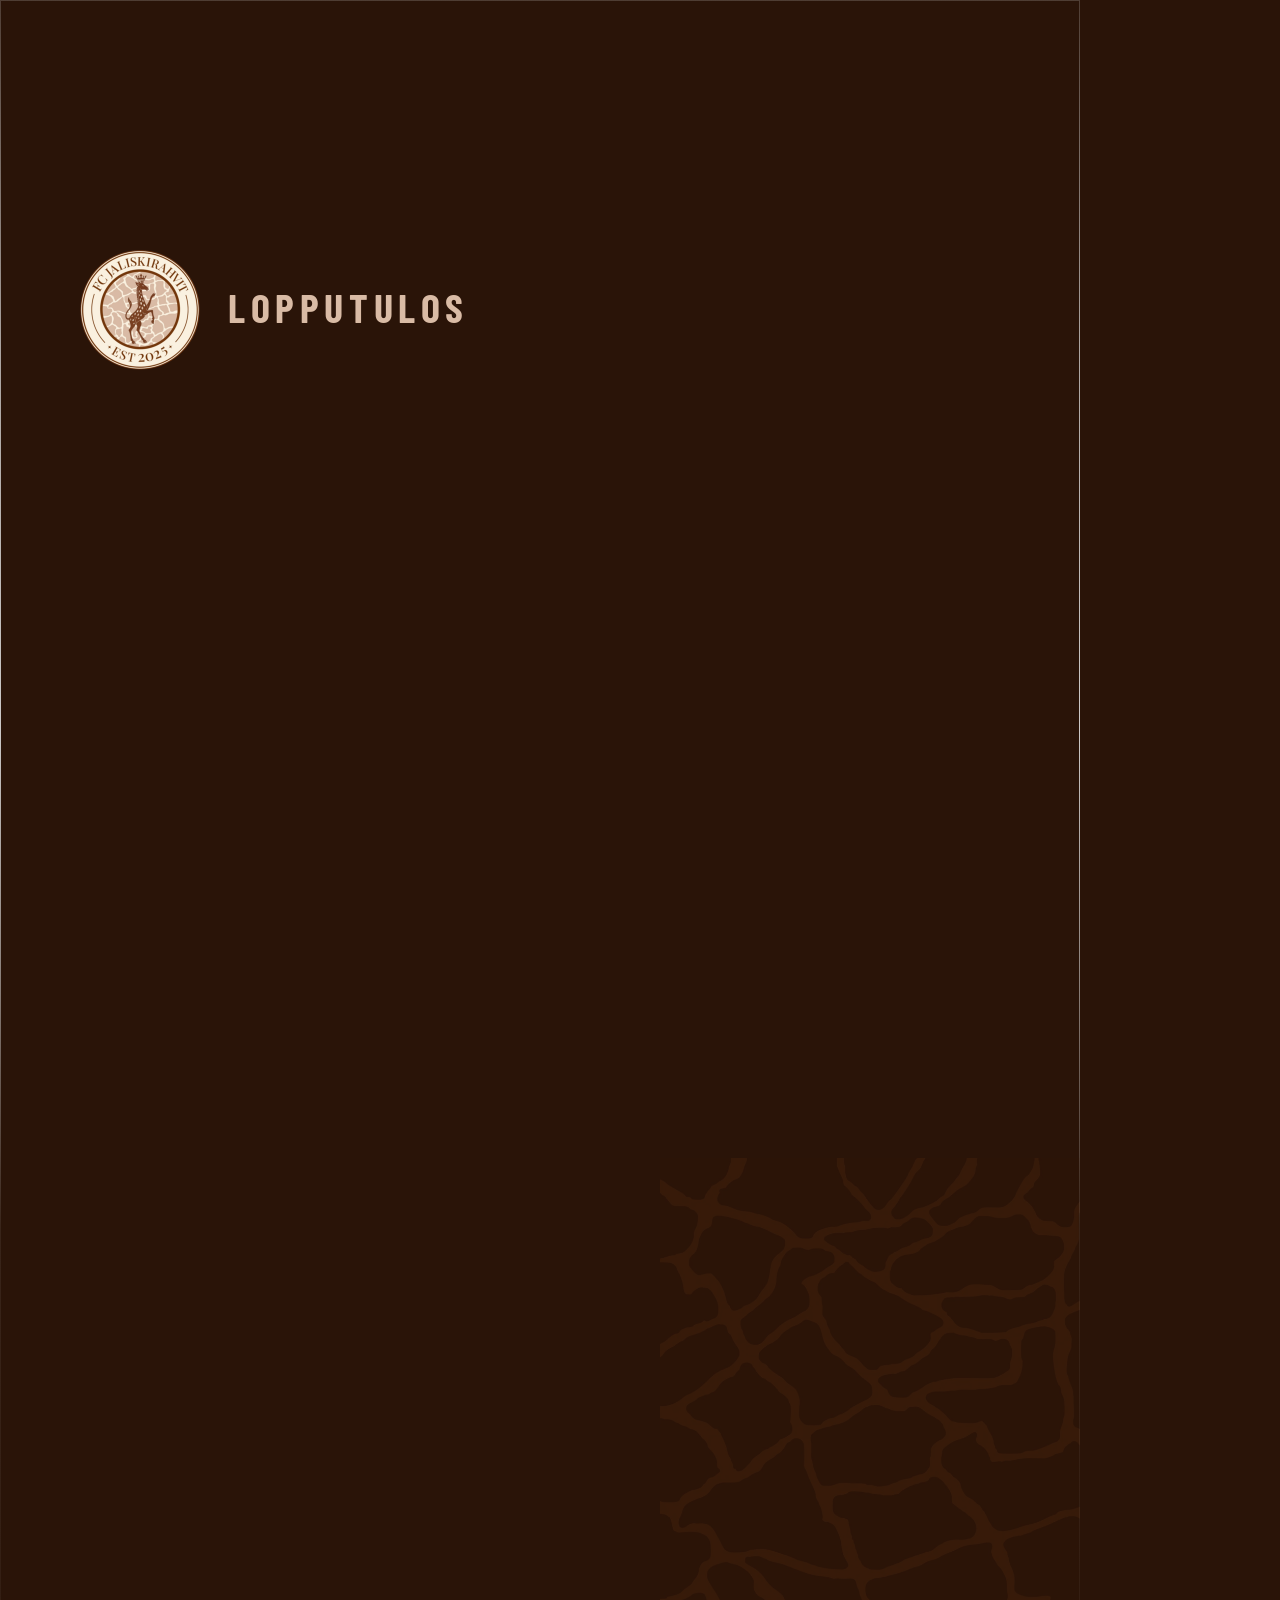
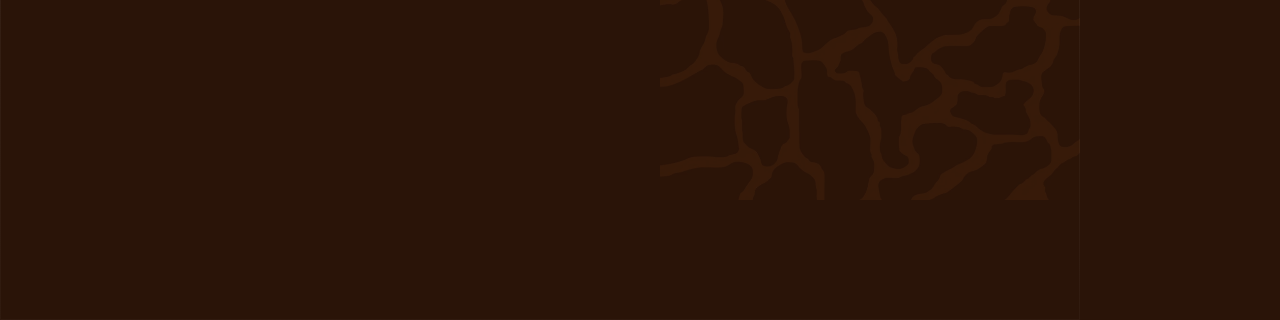
<file: story/template.html>
<!doctype html>
<html lang="fi">
<head>
<meta charset="utf-8">
<title>Ottelutarina</title>
<style>
@font-face { font-family: "Barlow Condensed"; font-weight: 700; src: url(../assets/fonts/barlow-condensed-700.woff2) format("woff2"); }
@font-face { font-family: "Barlow Condensed"; font-weight: 800; src: url(../assets/fonts/barlow-condensed-800.woff2) format("woff2"); }
@font-face { font-family: "Barlow Condensed"; font-weight: 800; font-style: italic; src: url(../assets/fonts/barlow-condensed-800-italic.woff2) format("woff2"); }
@font-face { font-family: "Inter"; src: url(../assets/fonts/inter-latin.woff2) format("woff2"); }

:root {
    --cream: #faf1e0;
    --sand: #d9bba5;
    --brown: #74370c;
    --night: #2a1408;
    --accent: #f0a73a;
}
.win  { --accent: #f0a73a; }
.draw { --accent: #ffd58a; }
.loss { --accent: #e9d6c6; }

* { box-sizing: border-box; margin: 0; padding: 0; }
html, body { width: 1080px; height: 1920px; overflow: hidden; background: var(--night); }

.story {
    position: relative;
    width: 1080px;
    height: 1920px;
    color: var(--cream);
    font-family: "Inter", sans-serif;
    overflow: hidden;
}
.photo {
    position: absolute; inset: 0;
    width: 100%; height: 100%;
    object-fit: cover;
    object-position: center 30%;
    filter: brightness(1.15) contrast(1.05);
}
.shade {
    position: absolute; inset: 0;
    background:
        linear-gradient(180deg, rgba(42,20,8,.8) 0%, rgba(42,20,8,.3) 18%, rgba(42,20,8,.12) 38%, rgba(42,20,8,.5) 52%, rgba(42,20,8,.92) 64%, rgba(42,20,8,.97) 100%);
}
.print {
    position: absolute; right: -140px; bottom: 120px;
    width: 560px; opacity: .07;
}

/* Instagram covers roughly the top and bottom 250px with its own UI */
.content {
    position: absolute; inset: 0;
    padding: 250px 80px 230px;
    display: flex; flex-direction: column;
}

.top { display: flex; align-items: center; gap: 28px; }
.top img { width: 120px; height: 120px; object-fit: contain; }
.top .label {
    font-family: "Barlow Condensed"; font-weight: 700;
    font-size: 40px; letter-spacing: .14em; text-transform: uppercase; color: var(--sand);
}
.top .meta { font-size: 30px; margin-top: 6px; opacity: .9; }

.headline {
    margin-top: 70px;
    font-family: "Barlow Condensed"; font-weight: 800; font-style: italic;
    font-size: 230px; line-height: .85; letter-spacing: -.01em;
    color: var(--accent);
    text-shadow: 0 8px 40px rgba(0,0,0,.45);
}

.score {
    margin-top: 380px;
    display: grid; grid-template-columns: 1fr auto 1fr; align-items: center; gap: 24px;
}
.team { display: flex; flex-direction: column; align-items: center; gap: 18px; text-align: center; }
.team img {
    width: 150px; height: 150px; object-fit: contain;
    background: rgba(250,241,224,.95); border-radius: 50%; padding: 18px;
}
.team .name {
    font-family: "Barlow Condensed"; font-weight: 700;
    font-size: 38px; line-height: 1.05; text-transform: uppercase; letter-spacing: .03em;
    max-width: 300px;
}
.team.own .name { color: var(--accent); }
.digits {
    font-family: "Barlow Condensed"; font-weight: 800;
    font-size: 210px; line-height: 1; white-space: nowrap;
    font-variant-numeric: tabular-nums;
}
.digits span { display: inline-block; width: 56px; height: 10px; background: currentColor; opacity: .6; margin: 0 26px; vertical-align: middle; border-radius: 5px; }

.scorers { margin-top: 60px; }
.scorers h2 {
    font-family: "Barlow Condensed"; font-weight: 700;
    font-size: 36px; letter-spacing: .16em; color: var(--sand);
    border-bottom: 2px solid rgba(217,187,165,.35); padding-bottom: 12px; margin-bottom: 18px;
}
.scorers ul { list-style: none; columns: var(--cols, 1); column-gap: 50px; }
.scorers li {
    display: flex; align-items: center; gap: 18px;
    font-size: var(--size, 44px); font-weight: 600; line-height: 1.5;
    break-inside: avoid;
}
.scorers li svg { width: .8em; height: .8em; flex: none; }
.scorers li .count { color: var(--accent); font-family: "Barlow Condensed"; font-weight: 800; }
.scorers .none { font-size: 36px; opacity: .7; }

.bottom {
    margin-top: auto;
    display: flex; justify-content: space-between; align-items: flex-end; gap: 30px;
    font-size: 30px;
}
.next .label {
    font-family: "Barlow Condensed"; font-weight: 700;
    font-size: 30px; letter-spacing: .16em; color: var(--sand);
}
.next .what { font-size: 36px; font-weight: 600; margin-top: 4px; }
.site { opacity: .75; white-space: nowrap; }
</style>
</head>
<body>
<div class="story" id="story">
    <img class="photo" id="photo" alt="">
    <div class="shade"></div>
    <img class="print" src="../assets/giraffe-print.webp" alt="">
    <div class="content">
        <div class="top">
            <img src="../assets/logo-240.png" alt="">
            <div>
                <div class="label">Lopputulos</div>
                <div class="meta" id="meta"></div>
            </div>
        </div>
        <div class="headline" id="headline"></div>
        <div class="score">
            <div class="team" id="home"></div>
            <div class="digits" id="digits"></div>
            <div class="team" id="away"></div>
        </div>
        <div class="scorers" id="scorers"></div>
        <div class="bottom">
            <div class="next" id="next"></div>
            <div class="site" id="site"></div>
        </div>
    </div>
</div>

<script>
const BALL = '<svg viewBox="0 0 24 24"><circle cx="12" cy="12" r="11" fill="#faf1e0"/><path fill="#2a1408" d="M12 6.2l4.1 3-1.6 4.8h-5l-1.6-4.8zM3.6 9.6l2.7-.1 1.5 4.6-2.2 3.4-2.6-.8A9.6 9.6 0 0 1 3.6 9.6zm16.8 0a9.6 9.6 0 0 1 .6 7.1l-2.6.8-2.2-3.4 1.5-4.6zM9.4 16h5.2l2 3.1-.9 2.3a9.6 9.6 0 0 1-7.4 0l-.9-2.3z"/></svg>';
const OWN_CREST = "../assets/logo-240.png";
const UNKNOWN_CREST = "../assets/unknown_logo.png";

function esc(v) {
    return String(v ?? "").replace(/[&<>"']/g, c => ({ "&": "&amp;", "<": "&lt;", ">": "&gt;", '"': "&quot;", "'": "&#39;" }[c]));
}

function team(t) {
    const crest = t.own ? OWN_CREST : (t.crest || UNKNOWN_CREST);
    return `<img src="${esc(crest)}" onerror="this.onerror=null;this.src='${UNKNOWN_CREST}'" alt="">
            <div class="name">${esc(t.name)}</div>`;
}

function waitImages() {
    return Promise.all([...document.images].map(img => img.complete ? null :
        new Promise(r => { img.addEventListener("load", r); img.addEventListener("error", r); })));
}

window.renderStory = async function (d) {
    const story = document.getElementById("story");
    story.className = `story ${d.result}`;

    const photo = document.getElementById("photo");
    if (d.photo) photo.src = d.photo; else photo.remove();

    document.getElementById("meta").textContent = [d.category, d.date].filter(Boolean).join(" · ");
    document.getElementById("headline").textContent = d.headline;
    document.getElementById("home").innerHTML = team(d.home);
    document.getElementById("away").innerHTML = team(d.away);
    document.getElementById("home").classList.toggle("own", d.home.own);
    document.getElementById("away").classList.toggle("own", d.away.own);
    document.getElementById("digits").innerHTML = `${d.home.score}<span></span>${d.away.score}`;

    const scorers = d.scorers || [];
    const box = document.getElementById("scorers");
    if (scorers.length) {
        // Long lists go to two columns and smaller type so they stay above the footer
        const cols = scorers.length > 4 ? 2 : 1;
        const rows = Math.ceil(scorers.length / cols);
        box.style.setProperty("--cols", cols);
        box.style.setProperty("--size", `${rows > 4 ? 34 : cols > 1 ? 38 : 44}px`);
        box.innerHTML = `<h2>MAALINTEKIJÄT</h2><ul>${scorers.map(s =>
            `<li>${BALL}<span>${esc(s.name)}</span>${s.goals > 1 ? `<span class="count">×${s.goals}</span>` : ""}</li>`
        ).join("")}</ul>`;
    } else if ((d.home.own ? d.home.score : d.away.score) > 0) {
        box.innerHTML = `<h2>MAALINTEKIJÄT</h2><div class="none">Tiedot päivittyvät tulospalveluun</div>`;
    }

    const n = d.next;
    document.getElementById("next").innerHTML = n ? `
        <div class="label">SEURAAVA OTTELU</div>
        <div class="what">${esc(n.date)}${n.time ? ` klo ${esc(n.time)}` : ""} · ${n.home ? "vs" : "@"} ${esc(n.opponent)}</div>` : "";
    document.getElementById("site").textContent = d.site || "";

    await document.fonts.ready;
    await waitImages();
    window.storyReady = true;
};
</script>
</body>
</html>
</file>
<file: css/main.css>
@import 'base.css';
@import 'pro.css';
@import 'fx.css';
</file>
<file: css/team.css>
/* Team page */

button {
    font-family: var(--font-ui);
    color: var(--main-text);
}

/* Roster */

.roster {
    padding: 0 12px;
}

.roster__hint {
    color: var(--text-muted);
    font-size: 14px;
    font-style: italic;
    margin: -8px 0 20px;
}

.roster__container {
    display: flex;
    flex-direction: column;
    gap: 28px;
}

.roster__group-title {
    font-size: 20px;
    font-weight: 800;
    letter-spacing: 0.14em;
    text-transform: uppercase;
    color: var(--text-muted);
    margin-bottom: 12px;
}

.roster__grid {
    display: grid;
    grid-template-columns: repeat(auto-fill, minmax(200px, 1fr));
    gap: 12px;
}

.player-card {
    display: flex;
    align-items: center;
    gap: 14px;
    width: 100%;
    padding: 14px 16px;
    text-align: left;
    background: var(--card-bg);
    border: 1px solid var(--border-soft);
    border-radius: var(--radius-md);
    cursor: pointer;
    transition: transform 0.15s ease, box-shadow 0.15s ease, background-color 0.15s ease;
}

.player-card:hover,
.player-card:focus-visible {
    transform: translateY(-2px);
    box-shadow: var(--shadow-soft);
    background: #fff6e6;
}

.player-card__number {
    display: inline-flex;
    align-items: center;
    justify-content: center;
    flex-shrink: 0;
    width: 46px;
    height: 46px;
    border-radius: 50%;
    background: var(--main-text);
    color: var(--main-bg);
    font-size: 18px;
    font-weight: 800;
    font-variant-numeric: tabular-nums;
}

.player-card__number--large {
    width: 64px;
    height: 64px;
    font-size: 26px;
}

.player-card__info {
    display: flex;
    flex-direction: column;
    min-width: 0;
}

.player-card__first {
    font-size: 13px;
    color: var(--text-muted);
}

.player-card__last {
    font-size: 18px;
    font-weight: 700;
    line-height: 1.2;
}

.player-card__meta {
    font-size: 12px;
    color: var(--text-muted);
    margin-top: 4px;
}

@media screen and (max-width: 600px) {
    .roster__grid {
        grid-template-columns: repeat(2, minmax(0, 1fr));
        gap: 8px;
    }
    .player-card {
        gap: 10px;
        padding: 10px;
    }
    .player-card__number {
        width: 36px;
        height: 36px;
        font-size: 15px;
    }
    .player-card__last {
        font-size: 15px;
    }
    .player-card__number--large {
        width: 52px;
        height: 52px;
        font-size: 22px;
    }
}

.captain-badge {
    display: inline-flex;
    align-items: center;
    justify-content: center;
    width: 18px;
    height: 18px;
    border-radius: 50%;
    border: 1.5px solid var(--main-text);
    font-size: 10px;
    font-weight: 800;
    vertical-align: 2px;
}

/* Stats table */

.stats__row {
    display: grid;
    align-items: center;
    gap: 8px;
    padding: 12px;
    border-radius: 14px;
    text-align: center;
    font-variant-numeric: tabular-nums;
}

.stats__row:not(.stats__row--head) {
    border-top: 1px solid var(--border-soft);
    cursor: pointer;
}

.stats__row:not(.stats__row--head):hover,
.stats__row:not(.stats__row--head):focus-visible {
    background-color: var(--stripe-bg);
}

.stats__row--head > span {
    font-size: 11px;
    letter-spacing: 0.12em;
    text-transform: uppercase;
    color: var(--text-muted);
    font-weight: 700;
}

.stats__sort {
    display: inline-flex;
    align-items: center;
    justify-content: center;
    padding: 6px 0;
    border: none;
    border-radius: 999px;
    background: transparent;
    color: var(--text-muted);
    font-size: 11px;
    font-weight: 700;
    letter-spacing: 0.12em;
    cursor: pointer;
}

.stats__sort:hover {
    background: var(--stripe-bg);
}

.stats__sort.is-active {
    background: var(--main-text);
    color: var(--main-bg);
}

.stats__number {
    font-weight: 700;
    color: var(--text-muted);
}

.stats__name {
    text-align: left;
    overflow: hidden;
    text-overflow: ellipsis;
    white-space: nowrap;
}

.stats__cell--active {
    font-weight: 700;
}

.stats__cell--leader {
    justify-self: center;
    min-width: 30px;
    padding: 2px 8px;
    border-radius: 999px;
    background: var(--secondary-bg);
    font-weight: 700;
}

.card-icon {
    display: inline-block;
    width: 10px;
    height: 14px;
    border-radius: 2px;
    vertical-align: middle;
}

.card-icon--yellow {
    background: #e8b923;
}

.card-icon--red {
    background: #c8352b;
}

@media screen and (max-width: 600px) {
    .stats__container .stats__row {
        grid-template-columns: 24px minmax(90px, 1fr) repeat(var(--stat-cols), 34px) !important;
        gap: 4px;
        padding: 10px 6px;
    }
    .stats__row span {
        font-size: 13px;
    }
}

/* Career dialog */

.career {
    width: min(720px, calc(100vw - 32px));
    max-height: calc(100vh - 48px);
    padding: 0;
    border: 1px solid var(--border-soft);
    border-radius: var(--radius-lg);
    background: var(--main-bg);
    box-shadow: 0 30px 60px -20px rgba(116, 55, 12, 0.5);
}

.career::backdrop {
    background: rgba(60, 28, 6, 0.45);
    backdrop-filter: blur(2px);
}

.career__inner {
    padding: 24px;
}

.career__header {
    display: flex;
    align-items: center;
    gap: 16px;
    margin-bottom: 20px;
}

.career__title {
    flex: 1;
    min-width: 0;
}

.career__title .hero__eyebrow {
    margin-bottom: 4px;
}

.career__close {
    align-self: flex-start;
    width: 40px;
    height: 40px;
    flex-shrink: 0;
    border: 1px solid var(--border-soft);
    border-radius: 50%;
    background: var(--card-bg);
    font-size: 24px;
    line-height: 1;
    cursor: pointer;
}

.career__close:focus {
    outline: none;
}

.career__close:focus-visible {
    outline: 2px solid var(--main-text);
    outline-offset: 2px;
}

.career__close:hover {
    background: var(--secondary-bg);
}

.career__current {
    display: grid;
    grid-template-columns: repeat(3, 1fr);
    gap: 10px;
    margin-bottom: 24px;
}

.career__subtitle {
    font-size: 13px;
    font-weight: 700;
    letter-spacing: 0.18em;
    text-transform: uppercase;
    color: var(--text-muted);
    margin-bottom: 10px;
}

.career__empty {
    color: var(--text-muted);
    font-style: italic;
}

.career__seasons {
    background: var(--card-bg);
    border: 1px solid var(--border-soft);
    border-radius: var(--radius-md);
    padding: 4px 8px;
}

.career__row {
    display: grid;
    align-items: center;
    gap: 8px;
    padding: 10px 6px;
    text-align: center;
    font-variant-numeric: tabular-nums;
}

.career__row + .career__row {
    border-top: 1px solid var(--border-soft);
}

.career__row--head > span {
    font-size: 11px;
    letter-spacing: 0.12em;
    text-transform: uppercase;
    color: var(--text-muted);
    font-weight: 700;
}

.career__row--total > span {
    font-weight: 700;
}

.career__season {
    text-align: left;
    font-weight: 700;
    font-size: 14px;
}

.career__series {
    display: flex;
    align-items: center;
    gap: 10px;
    min-width: 0;
    text-align: left;
}

.career__crest {
    width: 26px;
    height: 26px;
    object-fit: contain;
    flex-shrink: 0;
}

.career__series-text {
    display: flex;
    flex-direction: column;
    min-width: 0;
}

.career__team {
    font-size: 14px;
    font-weight: 600;
}

.career__competition {
    font-size: 12px;
    color: var(--text-muted);
}


@media screen and (max-width: 600px) {
    .career__inner {
        padding: 18px 14px;
    }
    .career__seasons .career__row {
        grid-template-columns: 48px minmax(90px, 1fr) repeat(var(--stat-cols), 28px) !important;
        gap: 4px;
    }
    .career__season {
        font-size: 12px;
    }
    .career__crest {
        display: none;
    }
    .career__current .stat-tile__value {
        font-size: 22px;
    }
}


/* Player cards: the shirt number is the graphic */

.roster__grid .player-card {
    position: relative;
    isolation: isolate;
    overflow: hidden;
    flex-direction: column;
    align-items: flex-start;
    justify-content: flex-end;
    gap: 0;
    min-height: 156px;
    padding: 16px;
}
.roster__grid .player-card__number {
    position: absolute;
    top: -4px;
    right: 8px;
    z-index: -1;
    width: auto;
    height: auto;
    border-radius: 0;
    background: none;
    font-family: var(--font-display);
    font-size: 110px;
    font-style: italic;
    font-weight: 800;
    line-height: 1;
    color: rgba(240, 167, 58, 0.24);
    transition: color 0.2s ease, transform 0.3s ease;
}
.roster__grid .player-card__first {
    font-size: 12px;
    font-weight: 600;
    letter-spacing: 0.1em;
    text-transform: uppercase;
}
.roster__grid .player-card__last {
    font-family: var(--font-display);
    font-size: 28px;
    font-weight: 800;
    letter-spacing: 0.01em;
    text-transform: uppercase;
    line-height: 1;
    margin-top: 2px;
}
.roster__grid .player-card:hover,
.roster__grid .player-card:focus-visible {
    background: var(--dark);
    border-color: var(--dark);
}
.roster__grid .player-card:hover .player-card__number,
.roster__grid .player-card:focus-visible .player-card__number {
    color: rgba(240, 167, 58, 0.55);
    transform: translateY(4px) scale(1.05);
}
.roster__grid .player-card:hover .player-card__first,
.roster__grid .player-card:focus-visible .player-card__first {
    color: var(--accent);
}
.roster__grid .player-card:hover .player-card__last,
.roster__grid .player-card:focus-visible .player-card__last {
    color: #fff;
}
.roster__grid .player-card:hover .player-card__meta,
.roster__grid .player-card:focus-visible .player-card__meta {
    color: rgba(250, 241, 224, 0.75);
}
.roster__grid .captain-badge {
    border-color: currentColor;
}
@media screen and (max-width: 600px) {
    .roster__grid .player-card {
        min-height: 124px;
        padding: 12px;
    }
    .roster__grid .player-card__number {
        font-size: 78px;
    }
    .roster__grid .player-card__last {
        font-size: 22px;
    }
}
</file>
